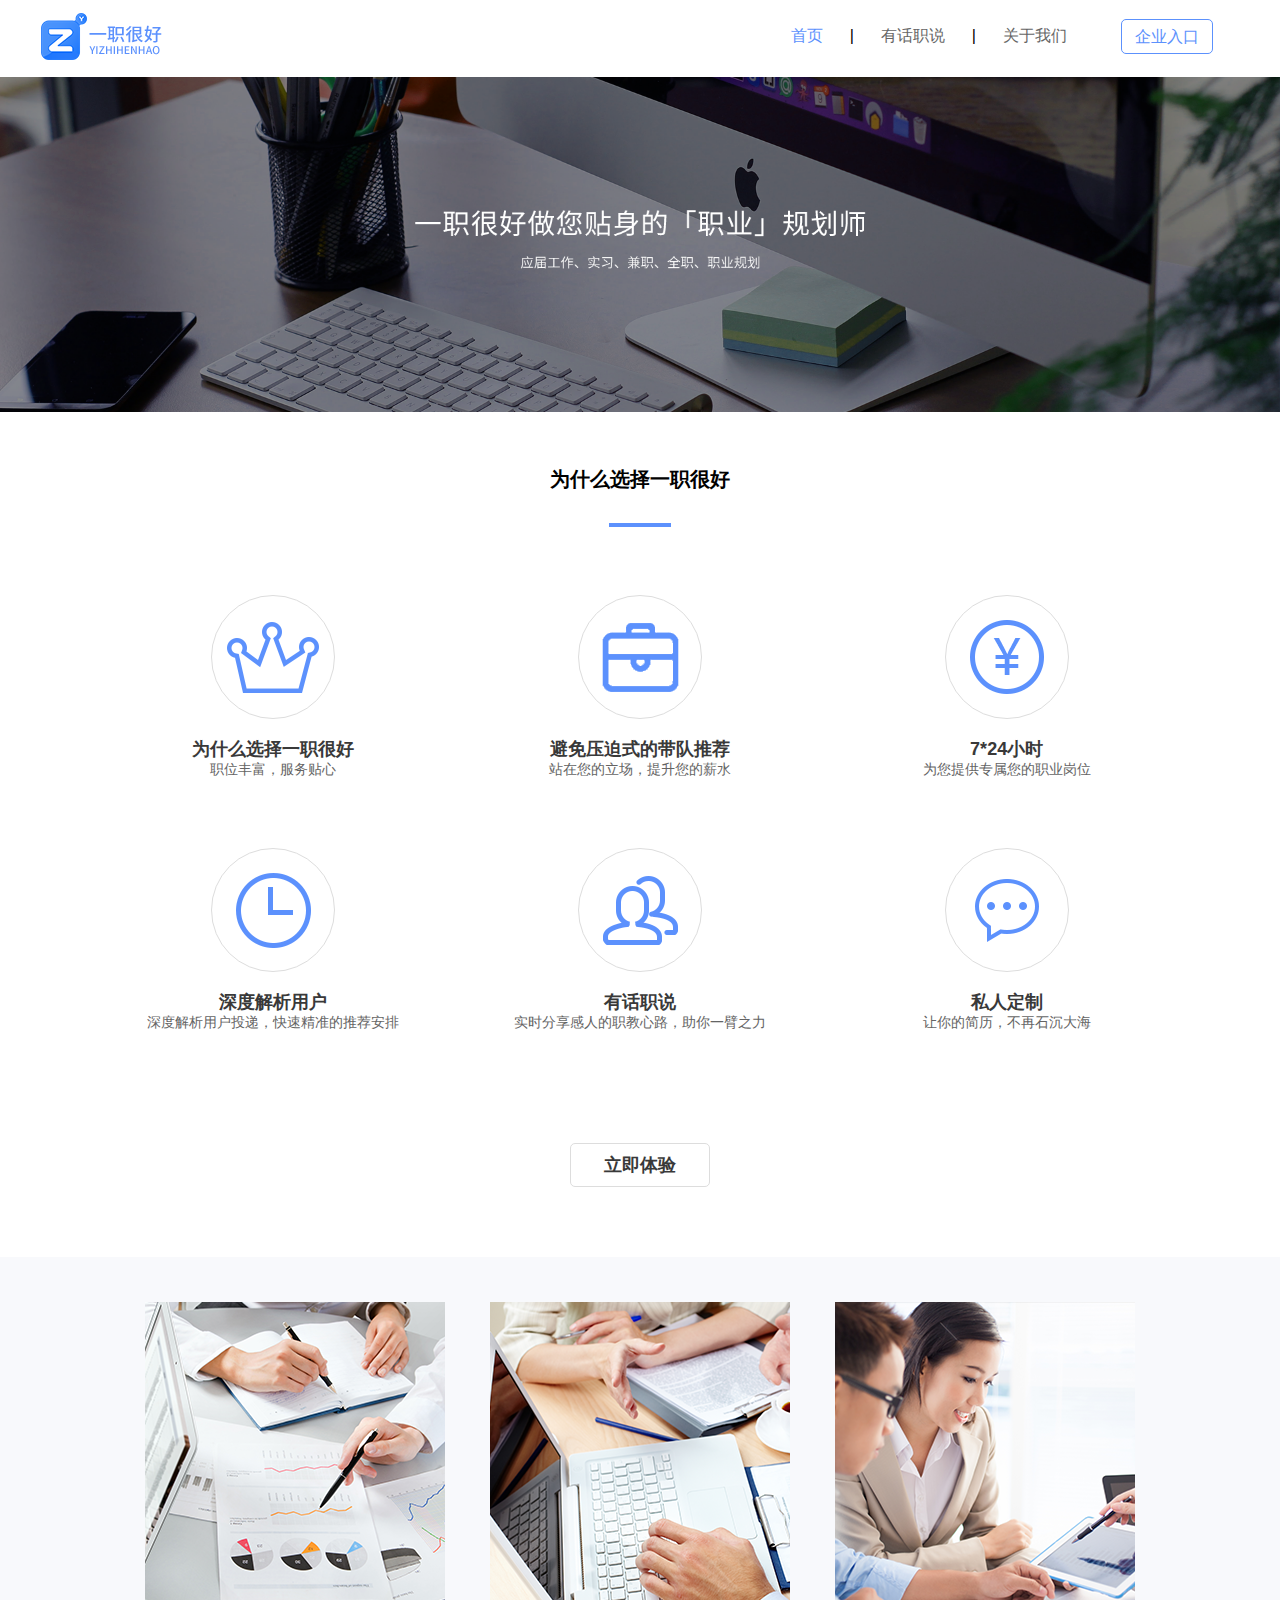
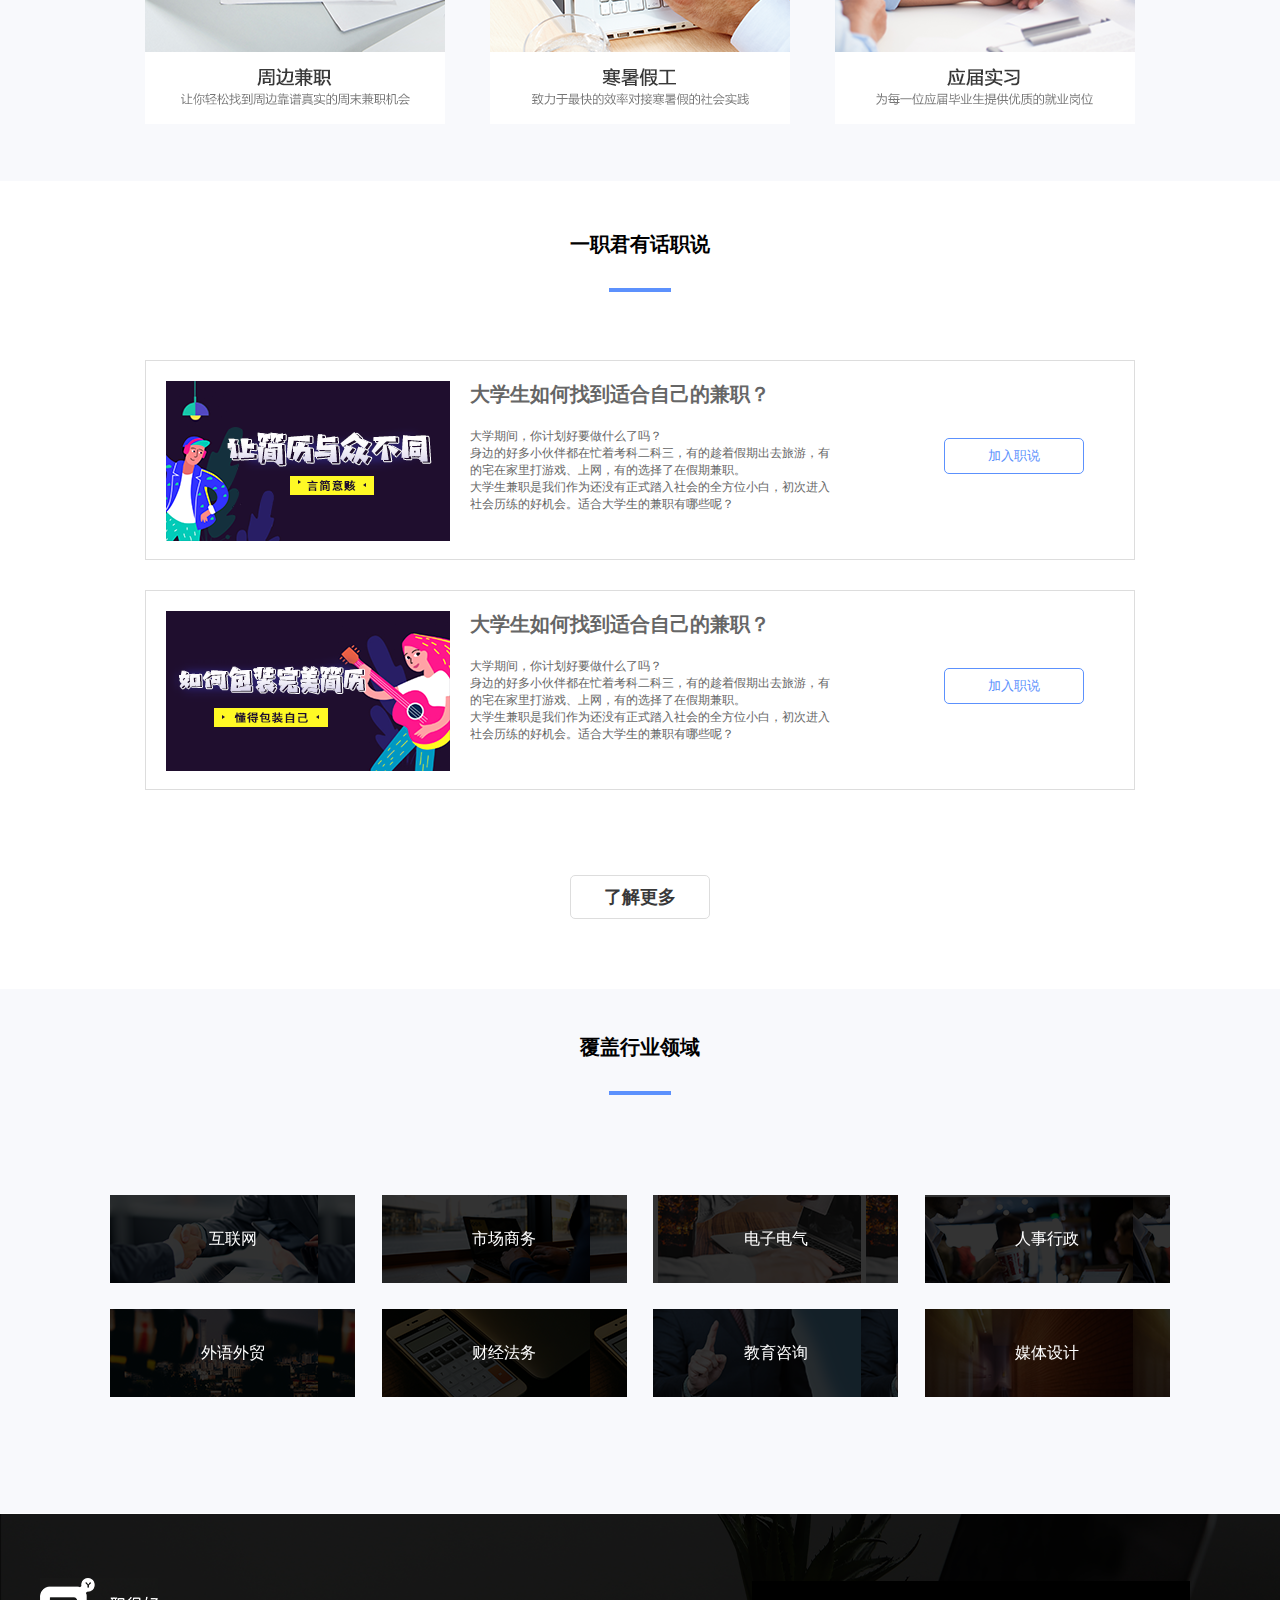
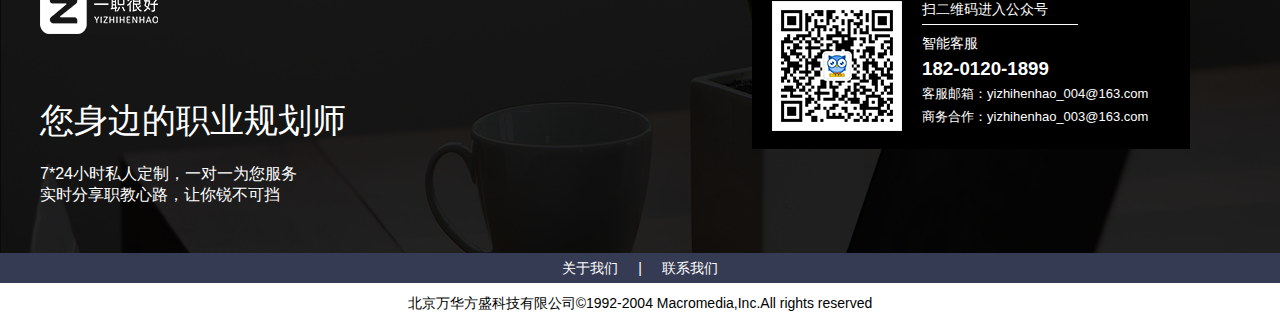
<file: index.html>
<!DOCTYPE html>
<html lang="en">

<head>
    <meta charset="UTF-8">
    <title>首页-一职很好</title>
    <link rel="shortcut icon"type="image/x-icon" href="./images/index/yzhhIcon.ico" media="screen" />
    <link rel="stylesheet" href="css/public.css">
    <link rel="stylesheet" href="css/swiper.css">
    <link rel="stylesheet" href="css/index.css">
    <link rel="stylesheet" href="css/zzsc.css">
    <link rel="stylesheet" href="css/kefu.css">
    <link rel="stylesheet" href="css/animate.min.css">
</head>

<body>

    <!-- 弹窗 -->
    <div class="dialog">
        <img src="./images/index/dialog.png" alt="">
        <img src="./images/public/close.png" alt="">
    </div>
    <!-- 弹窗END -->

    <!-- 侧边栏 -->
    <div class="go-top dn" id="go-top">
        <div class="uc-2vm-pop dn">
        </div>
        <a href="javascript:;" class="go"></a>
    </div>
    <!-- 侧边栏END -->

    <!-- 导航条 -->
    <div class="nav">
        <a href="index.html"><img src="./images/index/logo.png" alt="一职很好" title="一职很好" id="toIndex"></a>
        <a href="http://hr.yizhihenhao.com"
            title="一职很好-企业入口" target="_blank">企业入口</a>
        <ul>
            <li><a href="company-profile.html" title="一职很好-关于一职很好">关于我们</a></li>
            <li><a href="news.html" title="一职很好-新闻">有话职说</a></li>
            <li><a href="index.html" class="nav-active" title="一职很好-首页">首页</a></li>
        </ul>
    </div>
    <!-- 导航条END -->

    <!-- banner -->
    <div class="swiper-container swiper-container1">
        <div class="swiper-wrapper">
            <div class="swiper-slide"><img src="./images/index/banner1.png" alt="" width="100%"></div>
            <!-- <div class="swiper-slide"><img src="./images/index/banner2.png" alt="" width="100%"></div>
            <div class="swiper-slide"><img src="./images/index/banner3.png" alt="" width="100%"></div> -->
        </div>
        <!-- 如果需要分页器 -->
        <!-- <div class="swiper-pagination swiper-pagination1"></div> -->

        <!-- 如果需要导航按钮 -->
        <!-- <div class="swiper-button-prev swiper-button-prev1"></div> -->
        <!-- <div class="swiper-button-next swiper-button-next1"></div> -->

        <!-- 如果需要滚动条 -->
        <!-- <div class="swiper-scrollbar swiper-scrollbar1"></div> -->
    </div>
    <!-- bannerEND -->

    <!-- 为什么选择一职很好 -->
    <div class="choice">
        <h1>为什么选择一职很好</h1>
        <span class="line"></span>
        <ul class="clearfix">
            <li>
                <div class="img6"></div>
                <h3>为什么选择一职很好</h3>
                <p>职位丰富，服务贴心</p>
            </li>
            <li>
                <div class="img6"></div>
                <h3>避免压迫式的带队推荐</h3>
                <p>站在您的立场，提升您的薪水</p>
            </li>
            <li>
                <div class="img6"></div>
                <h3>7*24小时</h3>
                <p>为您提供专属您的职业岗位</p>
            </li>
            <li>
                <div class="img6"></div>
                <h3>深度解析用户</h3>
                <p>深度解析用户投递，快速精准的推荐安排</p>
            </li>
            <li>
                <div class="img6"></div>
                <h3>有话职说</h3>
                <p>实时分享感人的职教心路，助你一臂之力</p>
            </li>
            <li>
                <div class="img6"></div>
                <h3>私人定制</h3>
                <p>让你的简历，不再石沉大海</p>
            </li>
        </ul>
        <a title="为什么选择一职很好" id="feelNow"><button>立即体验</button></a>
    </div>
    <!-- 为什么选择一直很好END -->

    <!-- 岗位介绍 -->
    <div class="wrap1920 work">
        <ul class="work-intro">
            <li>
                <img src="./images/index/work1.png" alt="一职很好岗位介绍" title="一职很好岗位介绍">
            </li>
            <li>
                <img src="./images/index/work2.png" alt="一职很好岗位介绍" title="一职很好岗位介绍">
            </li>
            <li>
                <img src="./images/index/work3.png" alt="一职很好岗位介绍" title="一职很好岗位介绍">
            </li>
        </ul>
    </div>
    <!-- 岗位介绍END -->

    <!-- 新闻模块 -->
    <div class="news">
        <h2>一职君有话职说</h2>
        <span class="line"></span>
        <div class="news-ex">
            <img src="./images/public/1-284X160.png" alt="一职很好最新信息" title="一职很好最新信息">
            <h3><a href="" title="一职很好最新信息">大学生如何找到适合自己的兼职？</a></h3>
            <div>
                <p>大学期间，你计划好要做什么了吗？
                    <span><br /></span>身边的好多小伙伴都在忙着考科二科三，有的趁着假期出去旅游，有
                    <span><br /></span>的宅在家里打游戏、上网，有的选择了在假期兼职。
                    <span><br /></span>大学生兼职是我们作为还没有正式踏入社会的全方位小白，初次进入
                    <span><br /></span>社会历练的好机会。适合大学生的兼职有哪些呢？
                </p>
            </div>
            <a title="加入职说">
                <button type="button">
                    加入职说
                </button>
            </a>
        </div>
        <div class="news-ex">
            <img src="./images/public/2-284X160.png" alt="一职很好最新信息" title="一职很好最新信息">
            <h3><a href="" title="一职很好最新信息">大学生如何找到适合自己的兼职？</a></h3>
            <div>
                <p>大学期间，你计划好要做什么了吗？
                    <span><br /></span>身边的好多小伙伴都在忙着考科二科三，有的趁着假期出去旅游，有
                    <span><br /></span>的宅在家里打游戏、上网，有的选择了在假期兼职。
                    <span><br /></span>大学生兼职是我们作为还没有正式踏入社会的全方位小白，初次进入
                    <span><br /></span>社会历练的好机会。适合大学生的兼职有哪些呢？
                </p>
            </div>
            <a title="加入职说">
                <button type="button">
                    加入职说
                </button>
            </a>
        </div>
        <a href="news.html" title="一职很好最新信息"><button>了解更多</button></a>
    </div>
    <!-- 新闻模块END -->

    <!-- 覆盖行业领域 -->
    <div class="wrap1920 bgColor">
        <h2>覆盖行业领域</h2>
        <span class="line"></span>
        <div class="swiper-container server-wrap1200 swiper-container2">
            <div class="swiper-wrapper">
                <div class="swiper-slide clearfix">
                    <ul class="clearfix">
                        <li>互联网</li>
                        <li>市场商务</li>
                        <li>电子电气</li>
                        <li>人事行政</li>
                        <li>外语外贸</li>
                        <li>财经法务</li>
                        <li>教育咨询</li>
                        <li>媒体设计</li>
                    </ul>
                </div>
            </div>
            <!-- 如果需要导航按钮 -->
            <!-- <div class="swiper-button-prev swiper-button-prev2"></div> -->
            <!-- <div class="swiper-button-next swiper-button-next2"></div> -->
        </div>
    </div>
    <!-- 覆盖行业领域END -->

    <!-- footer -->
    <div class="footer">
        <div class="footer1200">
            <img src="./images/index/footer-logo.png" alt="" title="一职很好图标">
            <h2>您身边的职业规划师</h2>
            <p>
                7*24小时私人定制，一对一为您服务 <span><br /></span>实时分享职教心路，让你锐不可挡
            </p>
            <div class="footer-sao">
                <img src="./images/index/ewCode.png" alt="" title="一职很好二维码">
                <p>扫二维码进入公众号</p>
                <p>智能客服</p>
                <h3>182-0120-1899</h3>
                <p>客服邮箱：yizhihenhao_004@163.com</p>
                <p>商务合作：yizhihenhao_003@163.com</p>
            </div>
        </div>
    </div>
    <!-- footerEND -->

    <!-- footer-line -->
    <div class="footer-line">
        <ul class="clearfix">
            <li><a href="company-profile.html">关于我们</a></li>
            <li><a href="contact-us.html">联系我们</a></li>
        </ul>
    </div>
    <!-- footer-lineEND -->

    <!-- company-name-->
    <div class="company-name">
        <p>北京万华方盛科技有限公司©1992-2004 Macromedia,Inc.All rights reserved</p>
    </div>
    <!-- company-nameEND -->

</body>
<script src="js/jquery.min.js"></script>
<script src="js/swiper.min.js"></script>
<script src="js/index.js"></script>
<script>
    $(function () {
        $(window).on('scroll', function () {
            var st = $(document).scrollTop();
            if (st > 0) {
                if ($('#main-container').length != 0) {
                    var w = $(window).width(), mw = $('#main-container').width();
                    if ((w - mw) / 2 > 70)
                        $('#go-top').css({ 'left': (w - mw) / 2 + mw + 20 });
                    else {
                        $('#go-top').css({ 'left': 'auto' });
                    }
                }
                $('#go-top').fadeIn(function () {
                    $(this).removeClass('dn');
                });
            } else {
                $('#go-top').fadeOut(function () {
                    $(this).addClass('dn');
                });
            }
        });
        $('#go-top .go').on('click', function () {
            $('html,body').animate({ 'scrollTop': 0 }, 500);
        });

        $('#go-top .uc-2vm').hover(function () {
            $('#go-top .uc-2vm-pop').removeClass('dn');
        }, function () {
            $('#go-top .uc-2vm-pop').addClass('dn');
        });
    });
</script>
<script>
    (function ($) {
        for (var i = 0; i < online.length; i++) {
            if (online[i]) jQuery("#box-kefu .qq").eq(i).addClass("online");
        }
        var _open = $("#box-kefu").find(".kefu-open"),
            _close = $("#box-kefu").find(".kefu-close");
        _open.find("a").hover(function () {
            $(this).stop(true, true).animate({ paddingLeft: 20 }, 200).find("i").stop(true, true).animate({ left: 75 }, 200);
        }, function () {
            $(this).stop(true, true).animate({ paddingLeft: 35 }, 200).find("i").stop(true, true).animate({ left: 10 }, 200);
        });


        _open.find(".close").click(function () {
            _open.animate({ width: 148 }, 200, function () {
                _open.animate({ width: 0 }, 200, function () {
                    _close.animate({ width: 34 }, 200);

                });
            });
        });
        _close.click(function () {
            _close.animate({ width: 44 }, 200, function () {
                _close.animate({ width: 0 }, 200, function () {
                    _open.animate({ width: 138 }, 200);
                });
            });
        });
    })(jQuery)
</script>

</html>
</file>
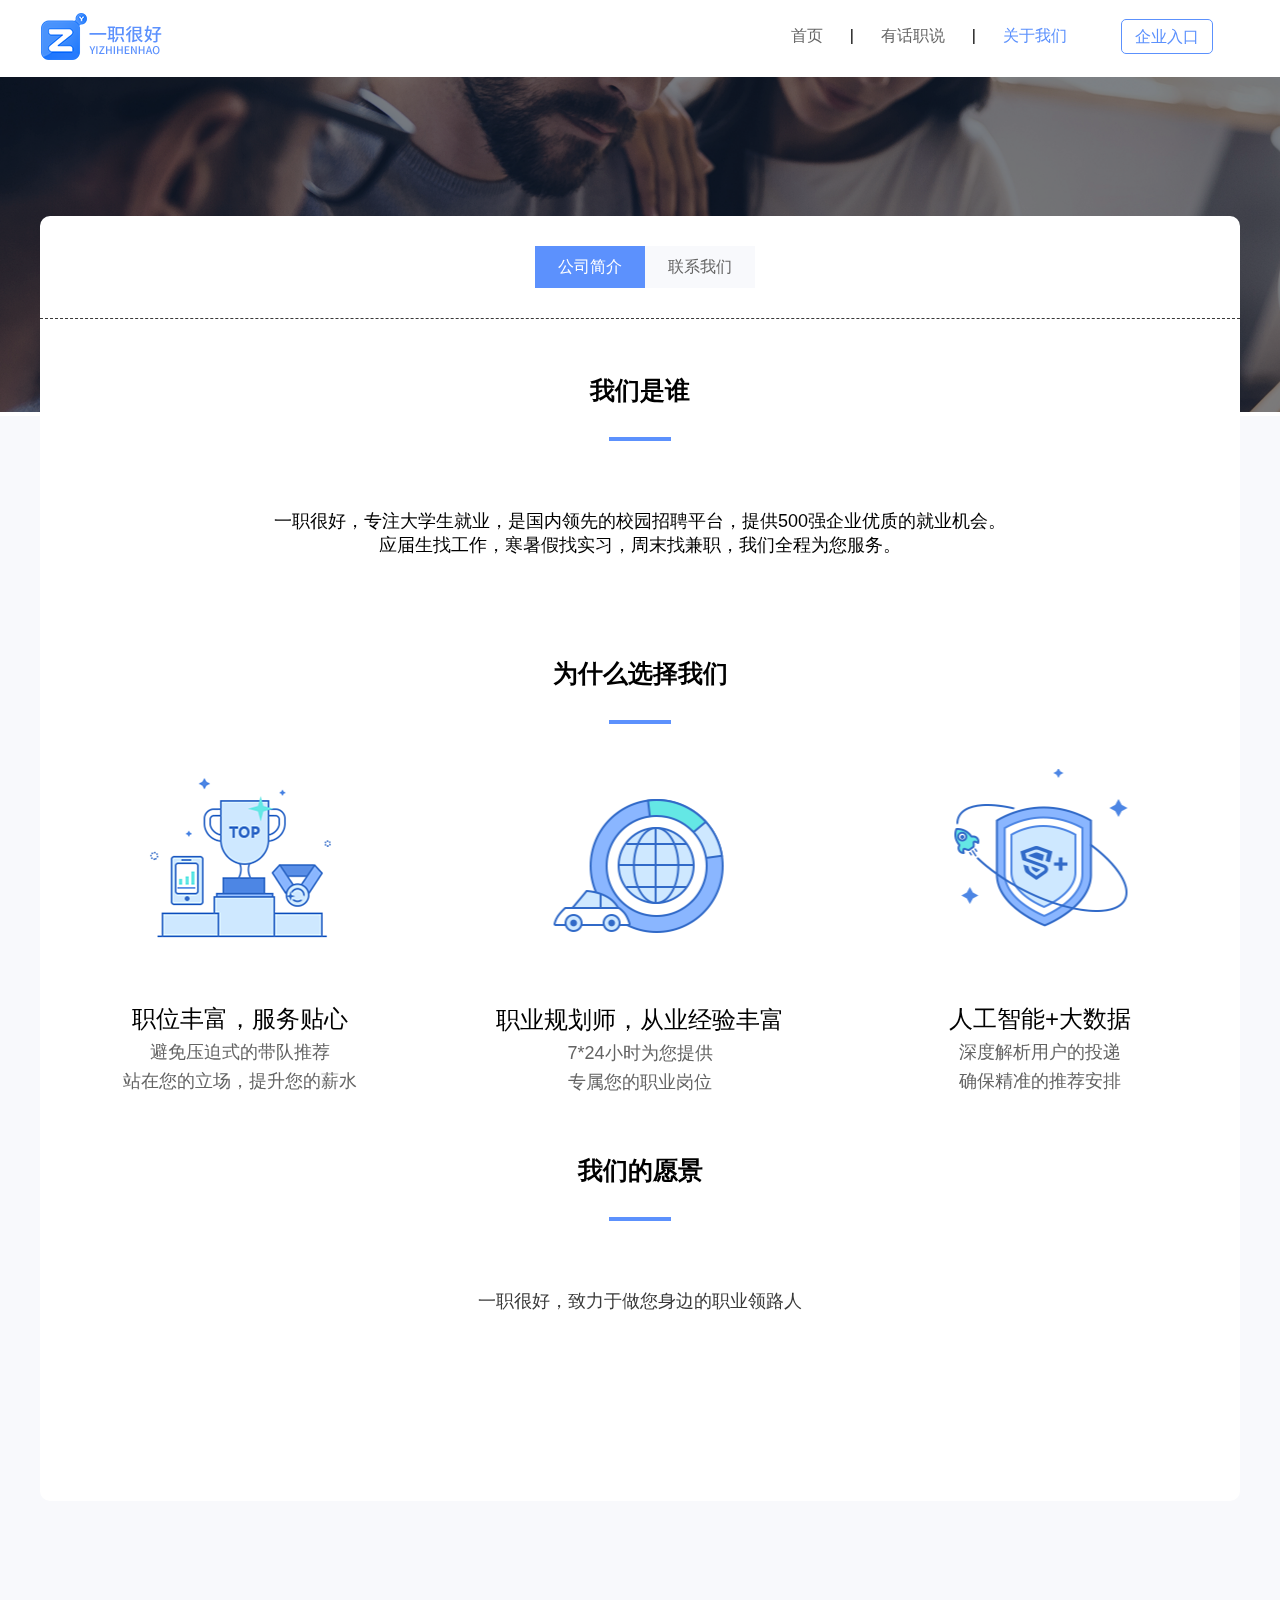
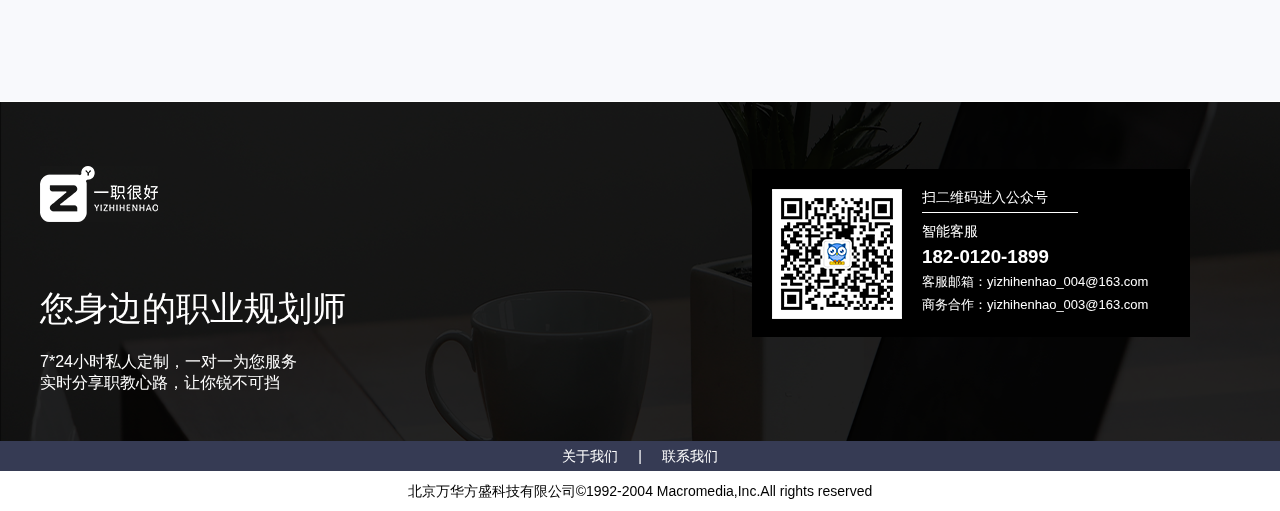
<file: company-profile.html>
<!DOCTYPE html>
<html lang="en">

<head>
    <meta charset="UTF-8">
    <meta name="viewport" content="width=device-width, initial-scale=1.0">
    <meta http-equiv="X-UA-Compatible" content="ie=edge">
    <title>公司简介-一职很好</title>
    <link rel="shortcut icon"type="image/x-icon" href="./images/index/yzhhIcon.ico" media="screen" />
    <link rel="stylesheet" href="css/public.css">
    <link rel="stylesheet" href="css/swiper.css">
    <link rel="stylesheet" href="css/aboutUs.css">
    <link rel="stylesheet" href="css/zzsc.css">
    <link rel="stylesheet" href="css/kefu.css">
</head>

<body>

    <!-- 侧边栏 -->
    <div class="go-top dn" id="go-top">
        <a href="javascript:;" class="uc-2vm"></a>
        <div class="uc-2vm-pop dn">
            <h2 class="title-2wm">用微信扫一扫</h2>
            <div class="logo-2wm-box">
                <img src="./images/slide/icon_88.png" alt="一职就好二维码" width="240" height="240">
            </div>
        </div>
        <a href="javascript:;" class="go"></a>
    </div>
    <!-- 侧边栏END -->

    <!-- 导航条 -->
    <div class="nav">
        <a href="index.html"><img src="./images/index/logo.png" alt="一职很好" title="一职很好" id="toIndex"></a>
        <a href="http://hr.yizhihenhao.com"
            title="一职很好-企业入口" target="_blank">企业入口</a>
        <ul>
            <li><a href="company-profile.html" title="一职很好-关于一职很好" class="nav-active">关于我们</a></li>
            <li><a href="news.html" title="一职很好-新闻">有话职说</a></li>
            <li><a href="index.html" title="一职很好-首页">首页</a></li>
        </ul>
    </div>
    <!-- 导航条END -->

    <!-- banner -->
    <div class="swiper-container swiper-container1">
        <div class="swiper-wrapper">
            <div class="swiper-slide">
                <img src="./images/company-profile/cp-banner.png" alt="" width="100%">
            </div>
        </div>
        <!-- 如果需要分页器 -->
        <!-- <div class="swiper-pagination swiper-pagination1"></div> -->

        <!-- 如果需要导航按钮 -->
        <!-- <div class="swiper-button-prev swiper-button-prev1"></div> -->
        <!-- <div class="swiper-button-next swiper-button-next1"></div> -->

        <!-- 如果需要滚动条 -->
        <!-- <div class="swiper-scrollbar swiper-scrollbar1"></div> -->
    </div>
    <!-- bannerEND -->

    <!-- company-profile -->
    <div class="company-profile">
        <div class="cp-section">
            <ul class="clearfix" id="firstUl">
                <li class="now"><a href="company-profile.html">
                        公司简介
                    </a></li>
                <li><a href="contact-us.html">
                        联系我们
                    </a></li>
            </ul>
            <h1>我们是谁</h1>
            <span class="line"></span>
            <p>一职很好，专注大学生就业，是国内领先的校园招聘平台，提供500强企业优质的就业机会。 应届生找工作，寒暑假找实习，周末找兼职，我们全程为您服务。
            </p>
            <h2>为什么选择我们</h2>
            <span class="line resetMB"></span>
            <ul class="clearfix feature">
                <li>
                    <img src="./images/company-profile/cp1.png" alt="">
                    <h4>职位丰富，服务贴心</h4>
                    <p>避免压迫式的带队推荐</p>
                    <p>站在您的立场，提升您的薪水</p>
                </li>
                <li>
                    <img src="./images/company-profile/cp2.png" alt="">
                    <h4>职业规划师，从业经验丰富</h4>
                    <p>7*24小时为您提供</p>
                    <p>专属您的职业岗位</p>
                </li>
                <li>
                    <img src="./images/company-profile/cp3.png" alt="">
                    <h4>人工智能+大数据</h4>
                    <p>深度解析用户的投递</p>
                    <p>确保精准的推荐安排</p>
                </li>
            </ul>
            <h2>我们的愿景</h2>
            <span class="line"></span>
            <p class="text-yj">一职很好，致力于做您身边的职业领路人</p>
        </div>
    </div>
    <!-- company-profileEND -->
    <!-- footer -->
    <div class="footer">
        <div class="footer1200">
            <img src="./images/index/footer-logo.png" alt="" title="一职很好图标">
            <h2>您身边的职业规划师</h2>
            <p>
                7*24小时私人定制，一对一为您服务 <span><br /></span>实时分享职教心路，让你锐不可挡
            </p>
            <div class="footer-sao">
                <img src="./images/index/ewCode.png" alt="" title="一职很好二维码">
                <p>扫二维码进入公众号</p>
                <p>智能客服</p>
                <h3>182-0120-1899</h3>
                <p>客服邮箱：yizhihenhao_004@163.com</p>
                <p>商务合作：yizhihenhao_003@163.com</p>
            </div>
        </div>
    </div>
    <!-- footerEND -->

    <!-- footer-line -->
    <div class="footer-line">
        <ul class="clearfix">
            <li><a href="company-profile.html">关于我们</a></li>
            <li><a href="contact-us.html">联系我们</a></li>
        </ul>
    </div>
    <!-- footer-lineEND -->

    <!-- company-name-->
    <div class="company-name">
        <p>北京万华方盛科技有限公司©1992-2004 Macromedia,Inc.All rights reserved</p>
    </div>
    <!-- company-nameEND -->
</body>
<script src="js/jquery.min.js"></script>
<script>
    $(function () {
        $(window).on('scroll', function () {
            var st = $(document).scrollTop();
            if (st > 0) {
                if ($('#main-container').length != 0) {
                    var w = $(window).width(), mw = $('#main-container').width();
                    if ((w - mw) / 2 > 70)
                        $('#go-top').css({ 'left': (w - mw) / 2 + mw + 20 });
                    else {
                        $('#go-top').css({ 'left': 'auto' });
                    }
                }
                $('#go-top').fadeIn(function () {
                    $(this).removeClass('dn');
                });
            } else {
                $('#go-top').fadeOut(function () {
                    $(this).addClass('dn');
                });
            }
        });
        $('#go-top .go').on('click', function () {
            $('html,body').animate({ 'scrollTop': 0 }, 500);
        });

        $('#go-top .uc-2vm').hover(function () {
            $('#go-top .uc-2vm-pop').removeClass('dn');
        }, function () {
            $('#go-top .uc-2vm-pop').addClass('dn');
        });
    });

</script>
<script>
    $(".cp-section > ul:nth-of-type(1) li").hover(function () {
        $(this).css("background", "#5c91fd").find("a").css("color", "#fff");
    }, function () {
        $(this).css("background", "#f8f9fc").find("a").css("color", "#393939");
    })
</script>

</html>
</file>
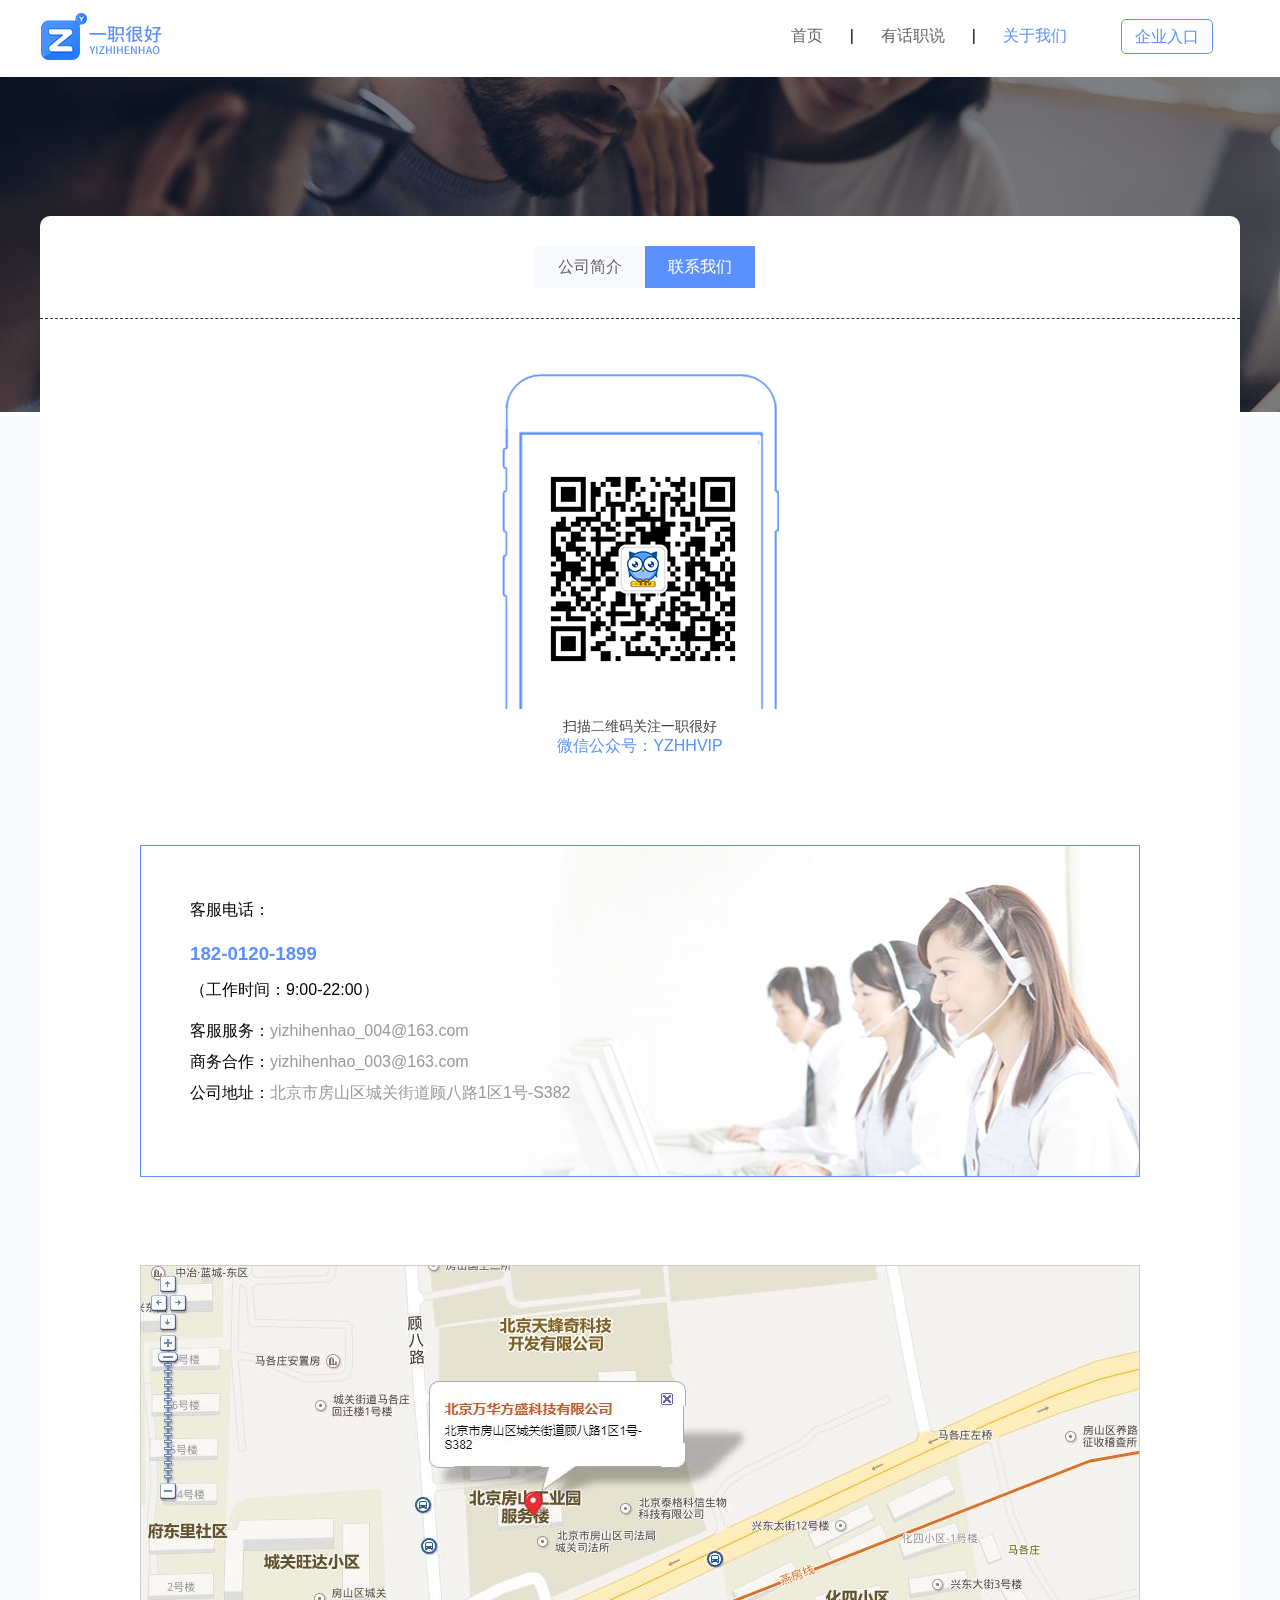
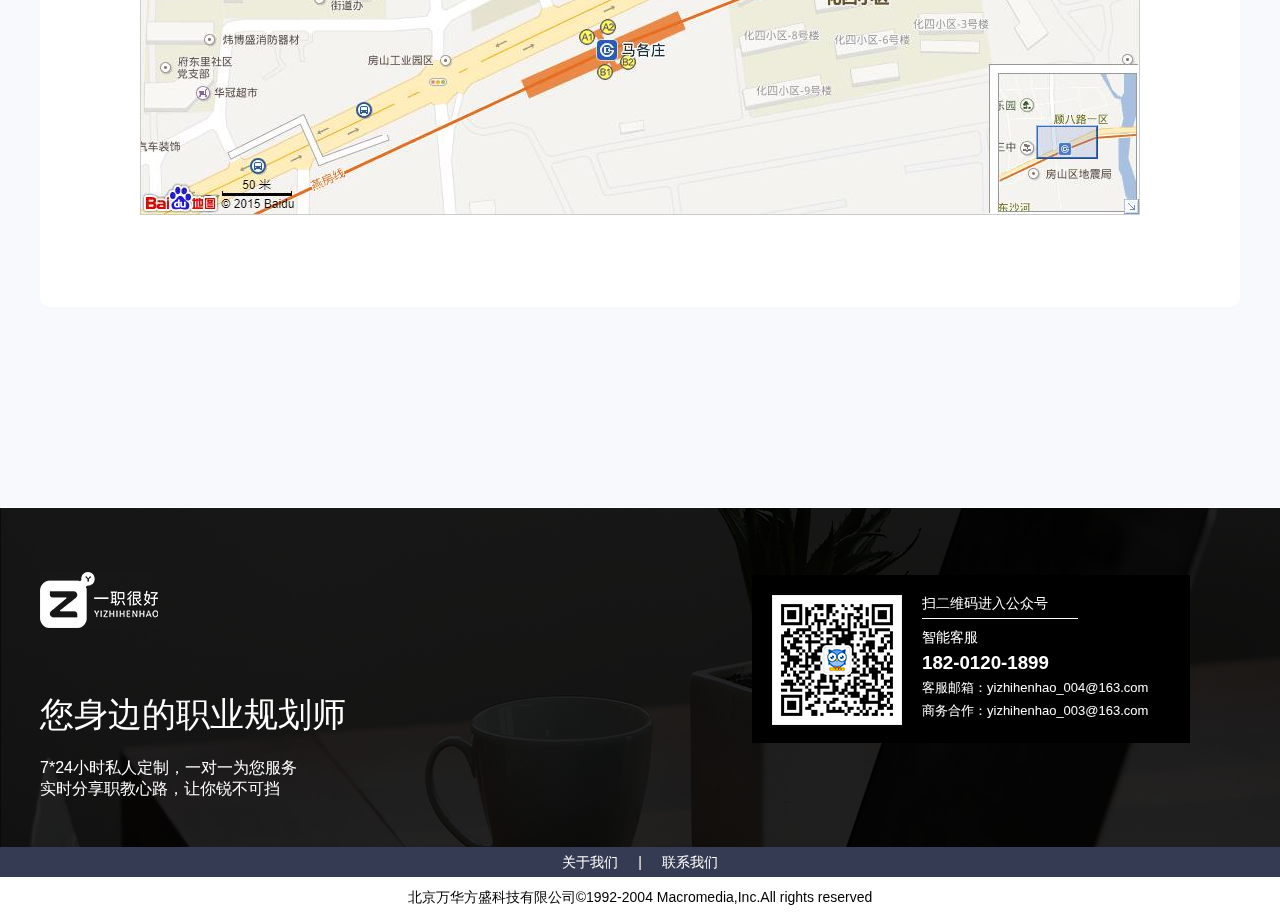
<file: contact-us.html>
<!DOCTYPE html>
<html lang="en">

<head>
    <meta charset="UTF-8">
    <meta name="viewport" content="width=device-width, initial-scale=1.0">
    <meta http-equiv="X-UA-Compatible" content="ie=edge">
    <title>联系我们-一职很好</title>
    <link rel="shortcut icon"type="image/x-icon" href="./images/index/yzhhIcon.ico" media="screen" />
    <link rel="stylesheet" href="css/public.css">
    <link rel="stylesheet" href="css/swiper.css">
    <link rel="stylesheet" href="css/aboutUs.css">
    <link rel="stylesheet" href="css/zzsc.css">
    <link rel="stylesheet" href="css/kefu.css">
</head>

<body>

    <!-- 侧边栏 -->
    <div class="go-top dn" id="go-top">
        <a href="javascript:;" class="uc-2vm"></a>
        <div class="uc-2vm-pop dn">
            <h2 class="title-2wm">用微信扫一扫</h2>
            <div class="logo-2wm-box">
                <img src="./images/slide/icon_88.png" alt="一职就好二维码" width="240" height="240">
            </div>
        </div>
        <a href="javascript:;" class="go"></a>
    </div>
    <!-- 侧边栏END -->

    <!-- 侧边栏 -->
    <div class="go-top dn" id="go-top">
        <a href="javascript:;" class="uc-2vm"></a>
        <div class="uc-2vm-pop dn">
            <h2 class="title-2wm">用微信扫一扫</h2>
            <div class="logo-2wm-box">
                <img src="./images/slide/icon_88.png" alt="一职就好二维码" width="240" height="240">
            </div>
        </div>
        <a href="javascript:;" class="go"></a>
    </div>
    <!-- 侧边栏END -->

    <!-- 导航条 -->
    <div class="nav">
        <a href="index.html"><img src="./images/index/logo.png" alt="一职很好" title="一职很好" id="toIndex"></a>
        <a href="http://hr.yizhihenhao.com"
            title="一职很好-企业入口" target="_blank">企业入口</a>
        <ul>
            <li><a href="index.html" title="一职很好-关于一职很好" class="nav-active">关于我们</a></li>
            <li><a href="news.html" title="一职很好-新闻">有话职说</a></li>
            <li><a href="company-profile.html" title="一职很好-首页">首页</a></li>
        </ul>
    </div>
    <!-- 导航条END -->

    <!-- banner -->
    <div class="swiper-container swiper-container1">
        <div class="swiper-wrapper">
            <div class="swiper-wrapper">
                <div class="swiper-slide">
                    <img src="./images/company-profile/cp-banner.png" alt="" width="100%">
                </div>
            </div>
        </div>
        <!-- 如果需要分页器 -->
        <!-- <div class="swiper-pagination swiper-pagination1"></div> -->

        <!-- 如果需要导航按钮 -->
        <!-- <div class="swiper-button-prev swiper-button-prev1"></div> -->
        <!-- <div class="swiper-button-next swiper-button-next1"></div> -->

        <!-- 如果需要滚动条 -->
        <!-- <div class="swiper-scrollbar swiper-scrollbar1"></div> -->
    </div>
    <!-- bannerEND -->

    <!-- company-profile -->
    <div class="company-profile">
        <div class="cp-section">
            <ul class="clearfix">
                <li><a href="company-profile.html">
                        公司简介
                    </a></li>
                <li class="now"><a href="contact-us.html">
                        联系我们
                    </a></li>
            </ul>
            <div class="contact-us">
                <img src="./images/contactUs/contact-us.png" alt="">
                <p>扫描二维码关注一职很好</p>
                <p>微信公众号：YZHHVIP</p>
                <div class="contact-way">
                    <p>客服电话：</p>
                    <h3>182-0120-1899</h3>
                    <p>（工作时间：9:00-22:00）</p>
                    <p>客服服务：<span>yizhihenhao_004@163.com</span></p>
                    <p>商务合作：<span>yizhihenhao_003@163.com</span></p>
                    <p>公司地址：<span>北京市房山区城关街道顾八路1区1号-S382</span></p>
                </div>
            </div>
            <!-- <div style="width:1000px;height:550px;border:#ccc solid 1px;margin: 0 auto;" id="dituContent"></div> -->
            <img src="./images/contactUs/map.jpg" alt="">
        </div>
    </div>
    <!-- company-profileEND -->
    <!-- footer -->
    <div class="footer">
        <div class="footer1200">
            <img src="./images/index/footer-logo.png" alt="" title="一职很好图标">
            <h2>您身边的职业规划师</h2>
            <p>
                7*24小时私人定制，一对一为您服务 <span><br /></span>实时分享职教心路，让你锐不可挡
            </p>
            <div class="footer-sao">
                <img src="./images/index/ewCode.png" alt="" title="一职很好二维码">
                <p>扫二维码进入公众号</p>
                <p>智能客服</p>
                <h3>182-0120-1899</h3>
                <p>客服邮箱：yizhihenhao_004@163.com</p>
                <p>商务合作：yizhihenhao_003@163.com</p>
            </div>
        </div>
    </div>
    <!-- footerEND -->

    <!-- footer-line -->
    <div class="footer-line">
        <ul class="clearfix">
            <li><a href="company-profile.html">关于我们</a></li>
            <li><a href="contact-us.html">联系我们</a></li>
        </ul>
    </div>
    <!-- footer-lineEND -->

    <!-- company-name-->
    <div class="company-name">
        <p>北京万华方盛科技有限公司©1992-2004 Macromedia,Inc.All rights reserved</p>
    </div>
    <!-- company-nameEND -->
</body>
<script src="js/jquery.min.js"></script>
<script>
    $(function () {
        $(window).on('scroll', function () {
            var st = $(document).scrollTop();
            if (st > 0) {
                if ($('#main-container').length != 0) {
                    var w = $(window).width(), mw = $('#main-container').width();
                    if ((w - mw) / 2 > 70)
                        $('#go-top').css({ 'left': (w - mw) / 2 + mw + 20 });
                    else {
                        $('#go-top').css({ 'left': 'auto' });
                    }
                }
                $('#go-top').fadeIn(function () {
                    $(this).removeClass('dn');
                });
            } else {
                $('#go-top').fadeOut(function () {
                    $(this).addClass('dn');
                });
            }
        });
        $('#go-top .go').on('click', function () {
            $('html,body').animate({ 'scrollTop': 0 }, 500);
        });

        $('#go-top .uc-2vm').hover(function () {
            $('#go-top .uc-2vm-pop').removeClass('dn');
        }, function () {
            $('#go-top .uc-2vm-pop').addClass('dn');
        });
    });

</script>
<script>
    $(".cp-section > ul:nth-of-type(1) li").hover(function () {
        $(this).css("background", "#5c91fd").find("a").css("color", "#fff");
    }, function () {
        $(this).css("background", "#f8f9fc").find("a").css("color", "#393939");
    })
</script>

</html>
</file>
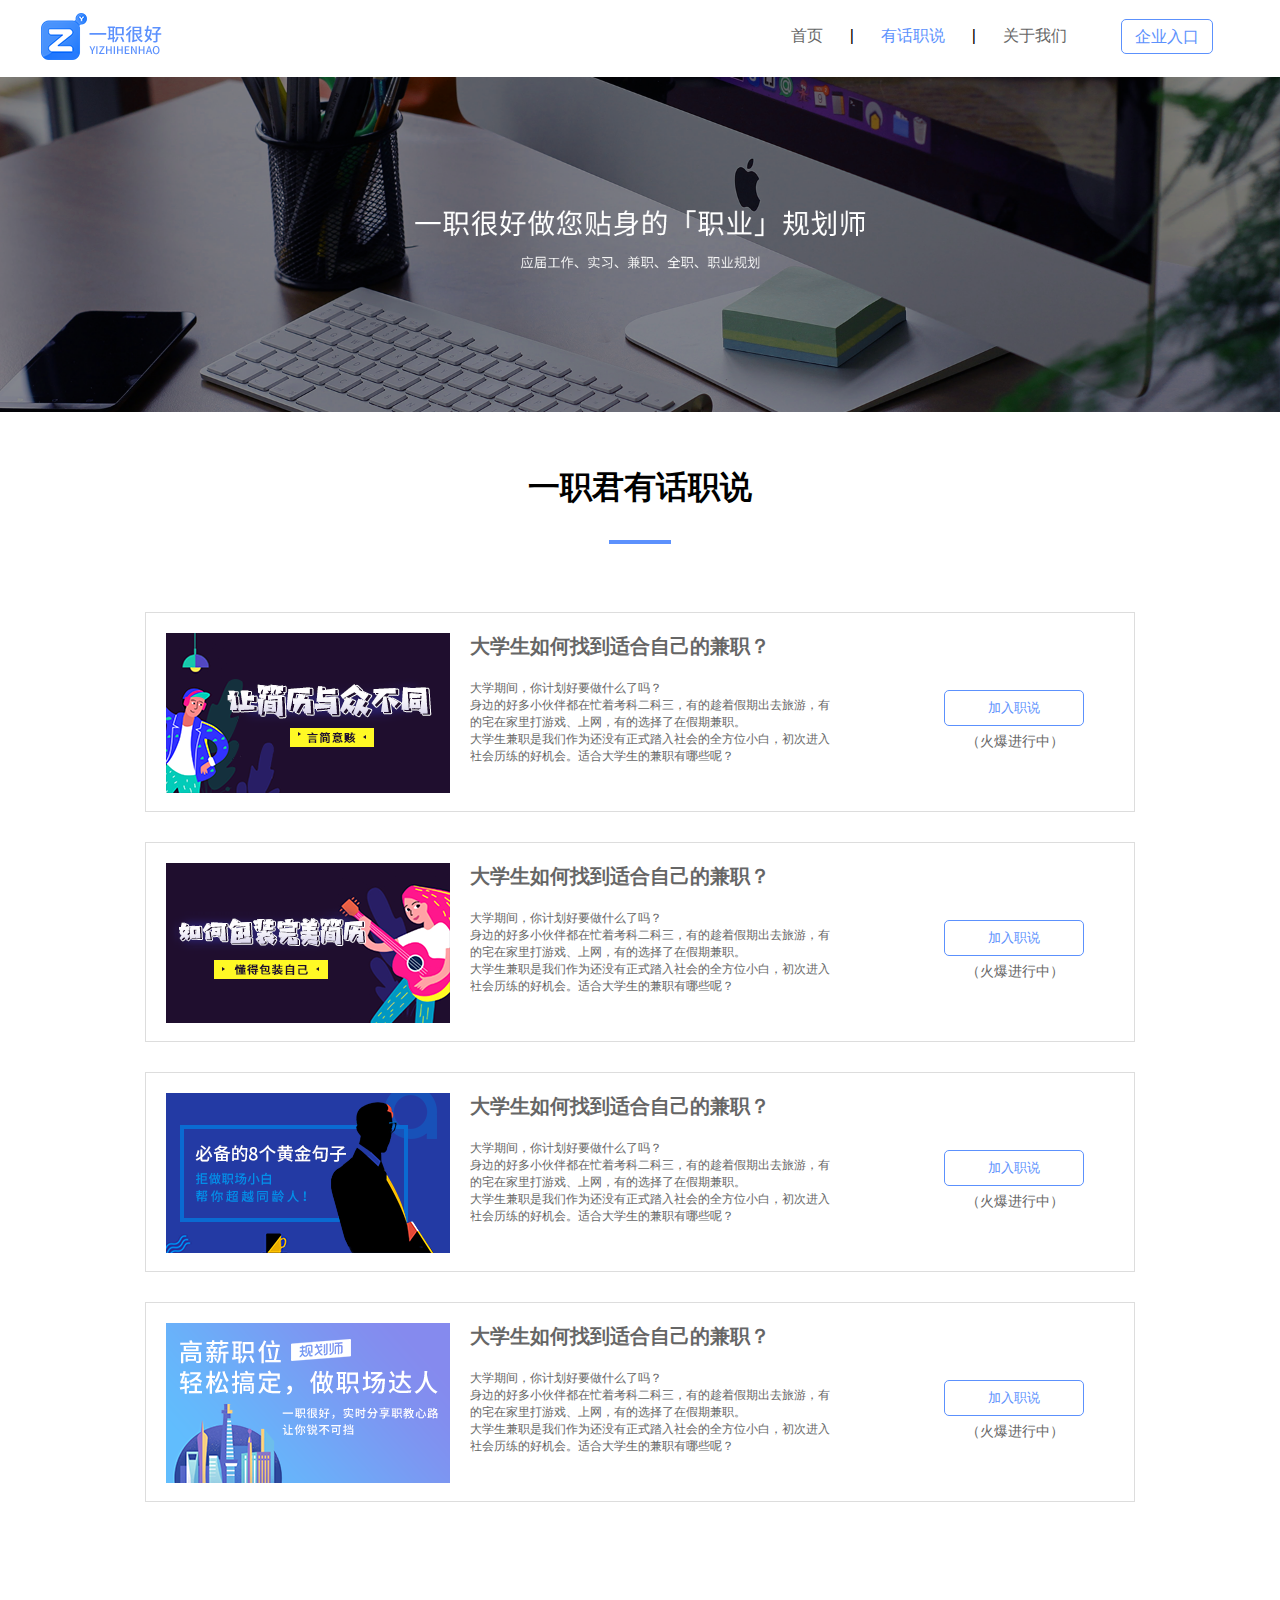
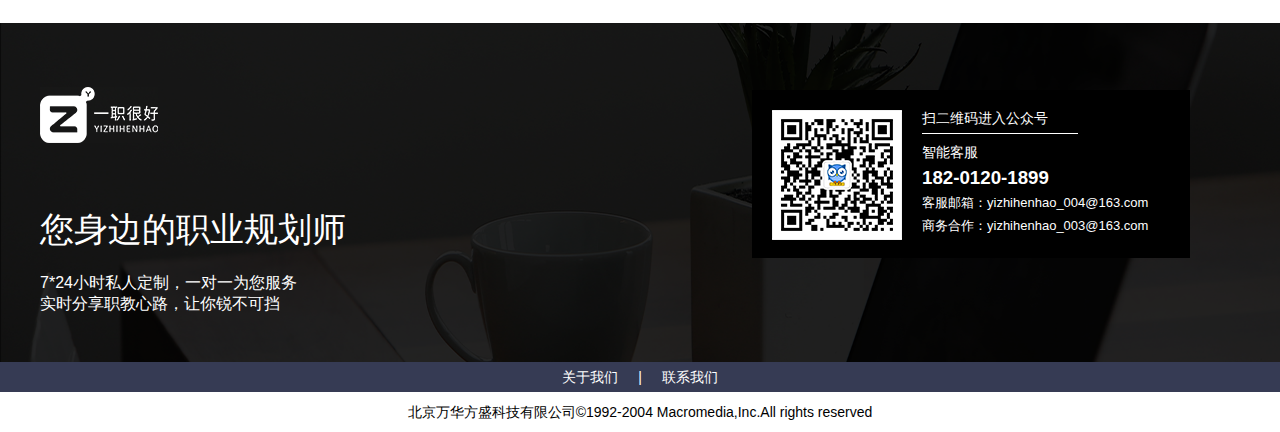
<file: news.html>
<!DOCTYPE html>
<html lang="en">

<head>
    <meta charset="UTF-8">
    <meta name="viewport" content="width=device-width, initial-scale=1.0">
    <meta http-equiv="X-UA-Compatible" content="ie=edge">
    <title>有话职说-一职很好</title>
    <link rel="shortcut icon"type="image/x-icon" href="./images/index/yzhhIcon.ico" media="screen" />
    <link rel="stylesheet" href="css/public.css">
    <link rel="stylesheet" href="css/swiper.css">
    <link rel="stylesheet" href="css/news.css">
    <link rel="stylesheet" href="css/zzsc.css">
    <link rel="stylesheet" href="css/kefu.css">
    <link rel="stylesheet" href="css/animate.min.css">
</head>

<body>

    <!-- 弹窗 -->
    <div class="dialog">
        <img src="./images/index/dialog.png" alt="">
        <img src="./images/public/close.png" alt="">
    </div>
    <!-- 弹窗END -->

    <!-- 侧边栏 -->
    <div class="go-top dn" id="go-top">
        <a href="javascript:;" class="uc-2vm"></a>
        <div class="uc-2vm-pop dn">
            <h2 class="title-2wm">用微信扫一扫</h2>
            <div class="logo-2wm-box">
                <img src="./images/slide/icon_88.png" alt="一职就好二维码" width="240" height="240">
            </div>
        </div>
        <a href="javascript:;" class="go"></a>
    </div>
    <!-- 侧边栏END -->

    <!-- 导航条 -->
    <div class="nav">
        <a href="index.html"><img src="./images/index/logo.png" alt="一职很好" title="一职很好" id="toIndex"></a>
        <a href="http://hr.yizhihenhao.com"
            title="一职很好-企业入口" target="_blank">企业入口</a>
        <ul>
            <li><a href="company-profile.html" title="一职很好-关于一职很好">关于我们</a></li>
            <li><a href="news.html" title="一职很好-新闻" class="nav-active">有话职说</a></li>
            <li><a href="index.html" title="一职很好-首页">首页</a></li>
        </ul>
    </div>
    <!-- 导航条END -->

    <!-- banner -->
    <div class="swiper-container swiper-container1">
        <div class="swiper-wrapper">
            <div class="swiper-slide">
                <div class="swiper-slide"><img src="./images/index/banner1.png" alt="" width="100%"></div>
            </div>
            <div class="swiper-slide">
                <div class="swiper-slide"><img src="./images/index/banner2.png" alt="" width="100%"></div>
            </div>
            <div class="swiper-slide">
                <div class="swiper-slide"><img src="./images/index/banner3.png" alt="" width="100%"></div>
            </div>
        </div>
        <!-- 如果需要分页器 -->
        <!-- <div class="swiper-pagination swiper-pagination1"></div> -->

        <!-- 如果需要导航按钮 -->
        <!-- <div class="swiper-button-prev swiper-button-prev1"></div> -->
        <!-- <div class="swiper-button-next swiper-button-next1"></div> -->

        <!-- 如果需要滚动条 -->
        <!-- <div class="swiper-scrollbar swiper-scrollbar1"></div> -->
    </div>
    <!-- bannerEND -->

    <!-- 新闻模块 -->
    <div class="news">
        <h2>一职君有话职说</h2>
        <span class="line"></span>
        <div class="news-ex">
            <img src="./images/public/1-284X160.png" alt="一职很好最新信息" title="一职很好最新信息">
            <h3><a href="" title="一职很好最新信息">大学生如何找到适合自己的兼职？</a></h3>
            <div>
                <p>大学期间，你计划好要做什么了吗？
                    <span><br /></span>身边的好多小伙伴都在忙着考科二科三，有的趁着假期出去旅游，有
                    <span><br /></span>的宅在家里打游戏、上网，有的选择了在假期兼职。
                    <span><br /></span>大学生兼职是我们作为还没有正式踏入社会的全方位小白，初次进入
                    <span><br /></span>社会历练的好机会。适合大学生的兼职有哪些呢？
                </p>
            </div>
            <a title="加入职说" class="join">
                <button>
                    加入职说
                </button>
            </a>
            <p class="add">（火爆进行中）</p>
        </div>
        <div class="news-ex">
            <img src="./images/public/2-284X160.png" alt="一职很好最新信息" title="一职很好最新信息">
            <h3><a href="" title="一职很好最新信息">大学生如何找到适合自己的兼职？</a></h3>
            <div>
                <p>大学期间，你计划好要做什么了吗？
                    <span><br /></span>身边的好多小伙伴都在忙着考科二科三，有的趁着假期出去旅游，有
                    <span><br /></span>的宅在家里打游戏、上网，有的选择了在假期兼职。
                    <span><br /></span>大学生兼职是我们作为还没有正式踏入社会的全方位小白，初次进入
                    <span><br /></span>社会历练的好机会。适合大学生的兼职有哪些呢？
                </p>
            </div>
            <a title="加入职说" class="join">
                <button>
                    加入职说
                </button>
            </a>
            <p class="add">（火爆进行中）</p>
        </div>
        <div class="news-ex">
            <img src="./images/public/3-284X160.png" alt="一职很好最新信息" title="一职很好最新信息">
            <h3><a href="" title="一职很好最新信息">大学生如何找到适合自己的兼职？</a></h3>
            <div>
                <p>大学期间，你计划好要做什么了吗？
                    <span><br /></span>身边的好多小伙伴都在忙着考科二科三，有的趁着假期出去旅游，有
                    <span><br /></span>的宅在家里打游戏、上网，有的选择了在假期兼职。
                    <span><br /></span>大学生兼职是我们作为还没有正式踏入社会的全方位小白，初次进入
                    <span><br /></span>社会历练的好机会。适合大学生的兼职有哪些呢？
                </p>
            </div>
            <a title="加入职说" class="join">
                <button>
                    加入职说
                </button>
            </a>
            <p class="add">（火爆进行中）</p>
        </div>
        <div class="news-ex">
            <img src="./images/public/4-284X160.png" alt="一职很好最新信息" title="一职很好最新信息">
            <h3><a href="" title="一职很好最新信息">大学生如何找到适合自己的兼职？</a></h3>
            <div>
                <p>大学期间，你计划好要做什么了吗？
                    <span><br /></span>身边的好多小伙伴都在忙着考科二科三，有的趁着假期出去旅游，有
                    <span><br /></span>的宅在家里打游戏、上网，有的选择了在假期兼职。
                    <span><br /></span>大学生兼职是我们作为还没有正式踏入社会的全方位小白，初次进入
                    <span><br /></span>社会历练的好机会。适合大学生的兼职有哪些呢？
                </p>
            </div>
            <a title="加入职说" class="join">
                <button>
                    加入职说
                </button>
            </a>
            <p class="add">（火爆进行中）</p>
        </div>
    </div>
    <!-- 新闻模块END -->

    <!-- pages -->
    <div class="pages">
        <ul class="clearfix">
            <li>首页</li>
            <li>1</li>
            <li>2</li>
            <li>3</li>
            <li>4</li>
            <li>5</li>
            <li>...</li>
        </ul>
    </div>
    <!-- pagesEnd -->

    <!-- footer -->
    <div class="footer">
        <div class="footer1200">
            <img src="./images/index/footer-logo.png" alt="" title="一职很好图标">
            <h2>您身边的职业规划师</h2>
            <p>
                7*24小时私人定制，一对一为您服务 <span><br /></span>实时分享职教心路，让你锐不可挡
            </p>
            <div class="footer-sao">
                <img src="./images/index/ewCode.png" alt="" title="一职很好二维码">
                <p>扫二维码进入公众号</p>
                <p>智能客服</p>
                <h3>182-0120-1899</h3>
                <p>客服邮箱：yizhihenhao_004@163.com</p>
                <p>商务合作：yizhihenhao_003@163.com</p>
            </div>
        </div>
    </div>
    <!-- footerEND -->

    <!-- footer-line -->
    <div class="footer-line">
        <ul class="clearfix">
            <li><a href="company-profile.html">关于我们</a></li>
            <li><a href="contact-us.html">联系我们</a></li>
        </ul>
    </div>
    <!-- footer-lineEND -->

    <!-- company-name-->
    <div class="company-name">
        <p>北京万华方盛科技有限公司©1992-2004 Macromedia,Inc.All rights reserved</p>
    </div>
    <!-- company-nameEND -->
</body>
<script src="js/jquery.min.js"></script>
<script>
    $(function () {
        $(window).on('scroll', function () {
            var st = $(document).scrollTop();
            if (st > 0) {
                if ($('#main-container').length != 0) {
                    var w = $(window).width(), mw = $('#main-container').width();
                    if ((w - mw) / 2 > 70)
                        $('#go-top').css({ 'left': (w - mw) / 2 + mw + 20 });
                    else {
                        $('#go-top').css({ 'left': 'auto' });
                    }
                }
                $('#go-top').fadeIn(function () {
                    $(this).removeClass('dn');
                });
            } else {
                $('#go-top').fadeOut(function () {
                    $(this).addClass('dn');
                });
            }
        });
        $('#go-top .go').on('click', function () {
            $('html,body').animate({ 'scrollTop': 0 }, 500);
        });

        $('#go-top .uc-2vm').hover(function () {
            $('#go-top .uc-2vm-pop').removeClass('dn');
        }, function () {
            $('#go-top .uc-2vm-pop').addClass('dn');
        });
    });
</script>
<script>
    (function ($) {
        for (var i = 0; i < online.length; i++) {
            if (online[i]) jQuery("#box-kefu .qq").eq(i).addClass("online");
        }
        var _open = $("#box-kefu").find(".kefu-open"),
            _close = $("#box-kefu").find(".kefu-close");
        _open.find("a").hover(function () {
            $(this).stop(true, true).animate({ paddingLeft: 20 }, 200).find("i").stop(true, true).animate({ left: 75 }, 200);
        }, function () {
            $(this).stop(true, true).animate({ paddingLeft: 35 }, 200).find("i").stop(true, true).animate({ left: 10 }, 200);
        });


        _open.find(".close").click(function () {
            _open.animate({ width: 148 }, 200, function () {
                _open.animate({ width: 0 }, 200, function () {
                    _close.animate({ width: 34 }, 200);

                });
            });
        });
        _close.click(function () {
            _close.animate({ width: 44 }, 200, function () {
                _close.animate({ width: 0 }, 200, function () {
                    _open.animate({ width: 138 }, 200);
                });
            });
        });
    })(jQuery)
</script>
<script>
    $(".join").click(function () {
        $(".dialog").fadeIn();
    })
    $(".dialog").click(function () {
        $(this).fadeOut();
    })
</script>

</html>
</file>
<file: css/public.css>
/* public */

html {
    font-family: 'Microsoft YaHei', 'Segoe UI', Tahoma, Geneva, Verdana, sans-serif !important;
}

* {
    padding: 0;
    margin: 0;
    box-sizing: border-box;
}

.line {
    width: 62px;
    height: 4px;
    background: #5c91fd;
    display: block;
    margin: 0 auto;
    margin-top: 30px;
    margin-bottom: 68px;
}

li {
    list-style: none;
}

a {
    cursor: pointer;
}

a:link, a:visited, a:focus {
    text-decoration: none;
    color: #666666;
}

a:hover, a:active {
    text-decoration: none;
    color: #5c91fd;
}

.nav-active {
    color: #5c91fd !important;
}

.clearfix {
    content: '';
    display: table-cell;
    clear: both;
}

/* nav */

.nav {
    width: 100%;
    max-width: 1200px;
    height: 72px;
    margin: 0 auto;
    margin-bottom: 5px;
}

.nav >a:nth-of-type(1) img {
    margin-top: 12.5px;
    float: left;
}

.nav ul li, .nav>a:nth-of-type(2) {
    float: right;
}

.nav ul li {
    line-height: 72px;
}

.nav>a:nth-of-type(2) {
    width: 92px;
    height: 35px;
    text-align: center;
    line-height: 35px;
    border: 1px solid #5c91fd;
    border-radius: 5px;
    color: #5c91fd;
    margin-top: 18.5px;
}

.nav>a:nth-of-type(2):hover {
    background: #5c91fd;
    color: #ffffff;
    border: 1px solid #5c91fd;
    transition: all .5s;
}

.nav ul li a, .nav>a:nth-of-type(2) {
    font-size: 16px;
    margin-left: 27px;
    margin-right: 27px;
    line-height: 34px;
}

.nav ul li:nth-of-type(2)::after, .nav ul li:nth-of-type(3)::after {
    content: '|';
    font-weight: 100;
}

/* banner */

.swiper-container {
    width: 100%;
    /* height: 507px; */
    max-width: 1920px;
    margin: 0 auto;
    margin-bottom: 55px;
}

.swiper-slide {
    width: 100%;
    max-width: 1920px;
    margin: 0 auto;
}

/* footer */

.footer {
    width: 100%;
    max-width: 1920px;
    height: 340px;
    background-image: url(../images/index/footer.png);
    background-size: 100% 100%;
    background-repeat: no-repeat;
}

.footer1200 {
    width: 100%;
    max-width: 1200px;
    margin: 0 auto;
    position: relative;
}

.footer1200>img {
    margin-top: 65px;
    margin-bottom: 60px;
}

.footer1200 h2 {
    font-size: 34px;
    font-weight: normal;
    color: #ffffff;
    margin-bottom: 20px;
}

.footer1200 p {
    color: #ffffff;
}

.footer-sao {
    position: absolute;
    width: 438px;
    height: 168px;
    float: right;
    background: #000000;
    top: 68px;
    right: 50px;
    padding: 20px;
}

.footer-sao>img {
    float: left;
    margin-right: 20px;
}

.footer-sao>p:nth-of-type(1) {
    font-size: 14px;
    float: left;
    padding-right: 30px;
    padding-bottom: 5px;
    border-bottom: 1px solid #ffffff;
    margin-right: 40px;
    margin-bottom: 10px;
}

.footer-sao>p:nth-of-type(2) {
    margin-right: 80px;
    margin-bottom: 5px;
}

.footer-sao>p {
    font-size: 14px;
    float: left;
}

.footer-sao h3 {
    color: #ffffff;
    float: left;
    margin-bottom: 5px;
}

.footer-sao>p:nth-of-type(3) {
    font-size: 13px;
    margin-bottom: 5px;
}

.footer-sao>p:nth-of-type(4) {
    font-size: 13px;
}

.footer-line {
    width: 100%;
    max-width: 1920px;
    height: 30px;
    background: #363b54;
}

/* footerEND */

/* footer-line */

.footer-line {
    width: 100%;
    max-width: 1920px;
    height: 30px;
    background: #363b54;
}

.footer-line ul {
    display: table;
    margin: 0 auto;
}

.footer-line ul li {
    float: left;
    font-size: 14px;
    color: #ffffff;
}

.footer-line ul li a {
    line-height: 30px;
}

.footer-line ul li:nth-of-type(1)::after {
    content: '|';
    margin-left: 20px;
    margin-right: 20px;
}

.footer-line a:link, .footer-line a:visited, .footer-line a:focus, .footer-line a:active {
    color: #ffffff;
}

.footer-line a:hover {
    color: #5c91fd;
}

.cp-section ul:nth-of-type(1) li a {
    width: 100%;
    height: 100%;
}

/* .cp-section ul:nth-of-type(1) li a:hover {
    color: #ffffff;
} */

/* .cp-section ul:nth-of-type(1) li:hover {
    background: #5c91fd;
} */

/* footer-lined */

/* company-name */

.company-name {
    width: 100%;
    max-width: 1920px;
    margin: 0 auto;
    height: 40px;
}

.company-name p {
    font-size: 14px;
    line-height: 40px;
    text-align: center;
}

/* company-nameEND */

/* dialog */

.dialog {
    position: fixed;
    width: 100%;
    height: 100%;
    margin: 0 auto;
    background: rgba(0, 0, 0, 0.4);
    z-index: 99999;
    display: none;
}

.dialog img:nth-of-type(1) {
    position: fixed;
    top: 50%;
    left: 50%;
    margin-top: -208px;
    margin-left: -211.5px;
}

.dialog img:nth-of-type(2) {
    position: fixed;
    top: 50%;
    left: 50%;
    margin-top:-210px;
    margin-left: 130px;
}

.dialog img:nth-of-type(2) {
    cursor: pointer;
}

/* dialogEnd */

.opacity1 {
    opacity: 1 !important;
}

.opacity1FadeIn {
    opacity: 1 !important;
    transition: all 2s;
}

.cp-section {

}

@keyframes scale {
    0% {
        transform: rotate(0deg) scale(0);
    }
    100% {
        transform: rotate(360deg) scale(1);
    }
}

@-moz-keyframes scale {
    0% {
        transform: rotate(0deg) scale(0);
    }
    100% {
        transform: rotate(360deg) scale(1);
    }
}

@-webkit-keyframes scale {
    0% {
        transform: rotate(0deg) scale(0);
    }
    100% {
        transform: rotate(360deg) scale(1);
    }
}

@-o-keyframes scale {
    0% {
        transform: rotate(0deg) scale(0);
    }
    100% {
        transform: rotate(360deg) scale(1);
    }
}
#firstUl li:hover {
    color: #ffffff;
}
</file>
<file: css/zzsc.css>
.dn{display: none;}

.go-top{position: fixed;bottom: 40px;right: 20px;width: 46px;z-index: 999;}
.go-top a{display: block;width: 46px;height: 46px;margin-bottom: 10px;background-image: url(../images/slide/go-top.png);}
.go-top a:last-child{margin-bottom: 0;}
.go-top .go{background-position: 0 -150px;}
.go-top .go:hover{background-position: 0 -250px;}
.go-top .feedback{background-position: 0 -100px;}
.go-top .feedback:hover{background-position: 0 -300px;}
.go-top .uc-2vm{background-position: 0 0;}
.go-top .uc-2vm:hover{background-position: 0 -350px;}
/*
.go-top .share{background-position: 0 -50px;}
.go-top .share:hover{background-position: 0 -200px;}
*/
.go-top .uc-2vm-pop{
	position: absolute;right: 60px;top: -100px;
	width: 240px;box-shadow: 0px 1px 4px rgba(0,0,0,.1);
	background: #fff;
}
.go-top .uc-2vm-pop .title-2wm{font-size: 14px; margin: 10px 20px;}
.go-top .uc-2vm-pop .logo-2wm-box{position: relative;}
</file>
<file: css/kefu.css>
﻿@charset "utf-8";

#box-kefu { position: fixed; right: 0; top: 20%; z-index: 100; _position: absolute; _top: expression(eval(document.documentElement.scrollTop+100)); }
#box-kefu .kefu-open { position: absolute; top: 0; right: 0; width: 138px; padding: 46px 0 0 0; background: url(../images/slide/kefu_icon.png) no-repeat -46px 0; _background-image: url(../images/slide/kefu_icon.gif); overflow: hidden; }
#box-kefu .kefu-open .close{ display: block; position: absolute; width: 22px; height: 22px; right: 0; top: 0; text-indent: -9999px; }
#box-kefu .kefu-open div { padding-bottom: 5px; background: url(../images/slide/kefu_bg.png) no-repeat -268px bottom; width: 134px; }
#box-kefu .kefu-open ul { background: url(../images/slide/kefu_bg.png) repeat-y 0 0 #939393; }
#box-kefu .kefu-open li { height: 32px; line-height: 32px; padding: 0 15px 2px; background: url(../images/slide/kefu_bg.png) no-repeat -134px bottom; }
#box-kefu .kefu-open li a { color: #fff; display: block; position: relative; zoom: 1; padding-left: 35px; }
#box-kefu .kefu-open li a:hover { text-decoration: none; }
#box-kefu .kefu-open li a i { display: inline-block; position: absolute; left: 10px; top: 6px; width: 21px; height: 21px; background: url(../images/slide/kefu_icon.png) no-repeat 9999px 9999px; _background-image: url(../images/slide/kefu_icon.gif); }
#box-kefu .kefu-open li a i.qq { background-position: -55px -56px; }
#box-kefu .kefu-open li a i.online { background-position: -56px -56px; }
#box-kefu .kefu-open li a i.txt { background-position: -56px -86px; }
#box-kefu .kefu-close { position: absolute; top: 5px; right: 0; width: 0; height: 127px; padding: 0; background: url(../images/slide/kefu_icon.png) no-repeat 0 0; _background-image: url(../images/slide/kefu_icon.gif); cursor: pointer; overflow: hidden; }
</file>
<file: css/news.css>
/* 新闻模块 */
.pages {
    margin-bottom: 30px;
}

.pages ul {
    margin: 0 auto;
    display: table;
}

.pages ul li {
    float: left;
    width: 40px;
    height: 40px;
    border: 1px dashed #393939;
    text-align: center;
    line-height: 40px;
    margin: 10px;
    font-size: 14px;
    cursor: pointer;
    border-radius: 5px;
}


.pages ul li:hover {
    background: #393939;
    color: #ffffff;
    transition: all .5s;
}

.add {
    position: absolute;
    font-size: 14px;
    top:120px;
    right: 70px;
    color: #666666;
}

.news {
    width: 100%;
    max-width: 990px;
    margin: 0 auto;
    text-align: center;
}

.news h2 {
    font-size: 32px;
    margin-top: 50px;
    text-align: center;
}

.news-ex {
    width: 100%;
    max-width: 990px;
    height: 200px;
    margin: 0 auto;
    border: 1px solid #dddddd;
    position: relative;
}

.news-ex {
    margin-bottom: 30px;
}
.news-ex img {
    margin: 20px;
}

.news-ex h3 {
    font-size: 20px;
    margin-top: 20px;
    margin-bottom: 20px;
}

.news-ex>div {
    width: 640px;
    height: 110px;
    overflow: hidden;
}

.news-ex>div>p {
    font-size: 12px;
    height: auto;
    color: #666666;
    text-align: left;
}

.news-ex>img, .news-ex>h3, .news-ex>p {
    display: inline-block;
    float: left;
}

.news-ex>a>button {
    width: 140px;
    height: 36px;
    position: absolute;
    top: 50%;
    right: 50px;
    margin-top: -22px;
    background: #ffffff;
    border: none;
    outline: none;
    border: 1px solid #5c91fd;
    color: #5c91fd;
    border-radius: 5px;
}

.news-ex>a>button:hover {
    cursor: pointer;
    background: #5c91fd;
    border: 1px solid #5c91fd;
    transition: all .5s;
    color: #ffffff;
}

.news>a>button {
    width: 140px;
    height: 44px;
    background: #ffffff;
    color: #393939;
    border: 1px solid #dddddd;
    outline: none;
    font-size: 18px;
    border-radius: 5px;
    margin-bottom: 70px;
    cursor: pointer;
    font-weight: 700;
    margin-bottom: 70px;
}

.news>a>button:hover {
    background: #393939;
    transition: all .5s;
    border: 1px solid #393939;
    color: #ffffff;
}

/* 新闻模块END */
.pages {
    opacity: 0;
}
</file>
<file: css/index.css>
/* 为什么选择一直很好 */

.swiper-container1 {
    width: 100%;
    max-width: 1920px;
    margin-bottom: 50px;
}

.choice {
    width: 100%;
    max-width: 1100px;
    margin: 0 auto;
    text-align: center;
}

.choice * {

}

.choice>h1 {
    font-size: 20px;
    text-align: center;
    position: relative;
}

.line {
    width: 62px;
    height: 4px;
    background: #5c91fd;
    display: block;
    margin: 0 auto;
    margin-top: 30px;
    margin-bottom: 68px;
}

.choice li {
    width: 366.67px;
    height: 205px;
    float: left;
}

.choice .img6:hover {
    cursor: pointer;
}
.choice .img6 {
    width: 124px;
    height: 124px;
    display: block;
    margin: 0 auto;
    margin-bottom: 18px;
    border: 1px solid #dddddd;
    border-radius: 50%;
}
.choice li:nth-child(1) .img6 {
    background: url(../images/index/icon_1.png) center;
}
.choice li:nth-child(2) .img6 {
    background: url(../images/index/icon_2.png) center;
}
.choice li:nth-of-type(3) .img6 {
    background: url(../images/index/icon_3.png) center;
}
.choice li:nth-of-type(4) .img6 {
    background: url(../images/index/icon_4.png) center;
}
.choice li:nth-of-type(5) .img6 {
    background: url(../images/index/icon_5.png) center;
}
.choice li:nth-of-type(6) .img6 {
    background: url(../images/index/icon_6.png) center;
}
.choice li:nth-of-type(1) .img6:hover {
    animation: index6-1 1.5s;
    -moz-animation: index6-1 1.5s;
    -webkit-animation: index6-1 1.5s;
    -o-animation: index6-1 1.5s;
    animation-fill-mode: forwards;
    -moz-animation-fill-mode: forwards;
    -webkit-animation-fill-mode: forwards;
    -o-animation-fill-mode: forwards;
}
@keyframes index6-1 {
    0% {
        opacity: .5;
    }
    100% {
        opacity: 1;
        background: url(../images/index/b_icon_1.png) center;
    }
}
@-moz-keyframes index6-1 {
    0% {
        opacity: .5;
    }
    100% {
        opacity: 1;
        background: url(../images/index/b_icon_1.png) center;
    }
}
@-webkit-keyframes index6-1 {
    0% {
        opacity: .5;
    }
    100% {
        opacity: 1;
        background: url(../images/index/b_icon_1.png) center;
    }
}
@-o-keyframes index6-1 {
    0% {
        opacity: .5;
    }
    100% {
        opacity: 1;
        background: url(../images/index/b_icon_1.png) center;
    }
}
.choice li:nth-of-type(2) .img6:hover {
    animation: index6-2 1.5s;
    -moz-animation: index6-2 1.5s;
    -webkit-animation: index6-2 1.5s;
    -o-animation: index6-2 1.5s;
    animation-fill-mode: forwards;
    -moz-animation-fill-mode: forwards;
    -webkit-animation-fill-mode: forwards;
    -o-animation-fill-mode: forwards;
}
@keyframes index6-2 {
    0% {
        opacity: .5;
    }
    100% {
        opacity: 1;
        background: url(../images/index/b_icon_2.png) center;
    }
}
@-moz-keyframes index6-2 {
    0% {
        opacity: .5;
    }
    100% {
        opacity: 1;
        background: url(../images/index/b_icon_2.png) center;
    }
}
@-webkit-keyframes index6-2 {
    0% {
        opacity: .5;
    }
    100% {
        opacity: 1;
        background: url(../images/index/b_icon_2.png) center;
    }
}
@-o-keyframes index6-2 {
    0% {
        opacity: .5;
    }
    100% {
        opacity: 1;
        background: url(../images/index/b_icon_2.png) center;
    }
}
.choice li:nth-of-type(3) .img6:hover {
    animation: index6-3 1.5s;
    -moz-animation: index6-3 1.5s;
    -webkit-animation: index6-3 1.5s;
    -o-animation: index6-3 1.5s;
    animation-fill-mode: forwards;
    -moz-animation-fill-mode: forwards;
    -webkit-animation-fill-mode: forwards;
    -o-animation-fill-mode: forwards;
}
@keyframes index6-3 {
    0% {
        opacity: .5;
    }
    100% {
        opacity: 1;
        background: url(../images/index/b_icon_3.png) center;
    }
}
@-moz-keyframes index6-3 {
    0% {
        opacity: .5;
    }
    100% {
        opacity: 1;
        background: url(../images/index/b_icon_3.png) center;
    }
}
@-webkit-keyframes index6-3 {
    0% {
        opacity: .5;
    }
    100% {
        opacity: 1;
        background: url(../images/index/b_icon_3.png) center;
    }
}
@-o-keyframes index6-3 {
    0% {
        opacity: .5;
    }
    100% {
        opacity: 1;
        background: url(../images/index/b_icon_3.png) center;
    }
}
.choice li:nth-of-type(4) .img6:hover {
    animation: index6-4 1.5s;
    -moz-animation: index6-4 1.5s;
    -webkit-animation: index6-4 1.5s;
    -o-animation: index6-4 1.5s;
    animation-fill-mode: forwards;
    -moz-animation-fill-mode: forwards;
    -webkit-animation-fill-mode: forwards;
    -o-animation-fill-mode: forwards;
}
@keyframes index6-4 {
    0% {
        opacity: .5;
    }
    100% {
        opacity: 1;
        background: url(../images/index/b_icon_4.png) center;
    }
}
@-moz-keyframes index6-4 {
    0% {
        opacity: .5;
    }
    100% {
        opacity: 1;
        background: url(../images/index/b_icon_4.png) center;
    }
}
@-webkit-keyframes index6-4 {
    0% {
        opacity: .5;
    }
    100% {
        opacity: 1;
        background: url(../images/index/b_icon_4.png) center;
    }
}
@-o-keyframes index6-4 {
    0% {
        opacity: .5;
    }
    100% {
        opacity: 1;
        background: url(../images/index/b_icon_4.png) center;
    }
}
.choice li:nth-of-type(5) .img6:hover {
    animation: index6-5 1.5s;
    -moz-animation: index6-5 1.5s;
    -webkit-animation: index6-5 1.5s;
    -o-animation: index6-5 1.5s;
    animation-fill-mode: forwards;
    -moz-animation-fill-mode: forwards;
    -webkit-animation-fill-mode: forwards;
    -o-animation-fill-mode: forwards;
}
@keyframes index6-5 {
    0% {
        opacity: .5;
    }
    100% {
        opacity: 1;
        background: url(../images/index/b_icon_5.png) center;
    }
}
@-moz-keyframes index6-5 {
    0% {
        opacity: .5;
    }
    100% {
        opacity: 1;
        background: url(../images/index/b_icon_5.png) center;
    }
}
@-webkit-keyframes index6-5 {
    0% {
        opacity: .5;
    }
    100% {
        opacity: 1;
        background: url(../images/index/b_icon_5.png) center;
    }
}
@-o-keyframes index6-5 {
    0% {
        opacity: .5;
    }
    100% {
        opacity: 1;
        background: url(../images/index/b_icon_5.png) center;
    }
}
.choice li:nth-of-type(6) .img6:hover {
    animation: index6-6 1.5s;
    -moz-animation: index6-6 1.5s;
    -webkit-animation: index6-6 1.5s;
    -o-animation: index6-6 1.5s;
    animation-fill-mode: forwards;
    -moz-animation-fill-mode: forwards;
    -webkit-animation-fill-mode: forwards;
    -o-animation-fill-mode: forwards;
}
@keyframes index6-6 {
    0% {
        opacity: .5;
    }
    100% {
        opacity: 1;
        background: url(../images/index/b_icon_6.png) center;
    }
}
@-moz-keyframes index6-6 {
    0% {
        opacity: .5;
    }
    100% {
        opacity: 1;
        background: url(../images/index/b_icon_6.png) center;
    }
}
@-webkit-keyframes index6-6 {
    0% {
        opacity: .5;
    }
    100% {
        opacity: 1;
        background: url(../images/index/b_icon_6.png) center;
    }
}
@-o-keyframes index6-6 {
    0% {
        opacity: .5;
    }
    100% {
        opacity: 1;
        background: url(../images/index/b_icon_6.png) center;
    }
}
.choice li h3 {
    text-align: center;
    font-size: 18px;
    color: #393939;
}

.choice li p {
    text-align: center;
    font-size: 14px;
    color: #646464;
}

.choice li:nth-of-type(1), .choice li:nth-of-type(2), .choice li:nth-of-type(3) {
    margin-bottom: 48px;
}

.choice li:nth-of-type(4), .choice li:nth-of-type(5), .choice li:nth-of-type(6) {
    margin-bottom: 90px;
}

.choice>a>button {
    width: 140px;
    height: 44px;
    background: #ffffff;
    color: #393939;
    border: 1px solid #dddddd;
    outline: none;
    font-size: 18px;
    border-radius: 5px;
    margin-bottom: 70px;
    cursor: pointer;
    font-weight: 700;
}

.choice>a>button:hover {
    background: #5c91fd;
    transition: all .5s;
    color: #ffffff;
}

/* 为什么选择一直很好END */

/* 岗位介绍 */

.wrap1920 {
    width: 100%;
    height: 524px;
    max-width: 1920px;
    margin: 0 auto;
    background: #f8f9fc;
    padding-top: 45px;
}

.work-intro {
    width: 100%;
    max-width: 990px;
    margin: 0 auto;
    text-align: center;
}

/* .work-intro ul {
    width: 100%;
    max-width: 965px;
    display: block;
    margin: 0 auto;
} */

.work-intro li {
    width: 300px;
    height: 422px;
    float: left;
}

.work-intro li img {
    margin: 0 auto;
}

.work-intro li:nth-of-type(1), .work-intro li:nth-of-type(2) {
    margin-right: 45px;
}

/* 岗位介绍END */

/* 新闻模块 */

.news {
    width: 100%;
    max-width: 990px;
    margin: 0 auto;
    text-align: center;
}

.news h2 {
    font-size: 20px;
    margin-top: 50px;
    text-align: center;
}

.news-ex {
    width: 100%;
    max-width: 990px;
    height: 200px;
    margin: 0 auto;
    border: 1px solid #dddddd;
    position: relative;
}

.news-ex:nth-of-type(1) {
    margin-bottom: 30px;
}

.news-ex:nth-of-type(2) {
    margin-bottom: 85px;
}

.news-ex img {
    margin: 20px;
}

.news-ex h3 {
    font-size: 20px;
    margin-top: 20px;
    margin-bottom: 20px;
}

.news-ex>div {
    width: 440px;
    height: 110px;
    overflow: hidden;
}

.news-ex>div>p {
    font-size: 12px;
    height: auto;
    color: #666666;
    text-align: left;
}

.news-ex>img, .news-ex>h3, .news-ex>p {
    display: inline-block;
    float: left;
}

.news-ex>a>button {
    width: 140px;
    height: 36px;
    position: absolute;
    top: 50%;
    right: 50px;
    margin-top: -22px;
    background: #ffffff;
    border: none;
    outline: none;
    border: 1px solid #5c91fd;
    color: #5c91fd;
    border-radius: 5px;
}

.news-ex>a>button:hover {
    cursor: pointer;
    background: #5c91fd;
    border: 1px solid #5c91fd;
    transition: all .5s;
    color: #ffffff;
}

.news>a>button {
    width: 140px;
    height: 44px;
    background: #ffffff;
    color: #393939;
    border: 1px solid #dddddd;
    outline: none;
    font-size: 18px;
    border-radius: 5px;
    margin-bottom: 70px;
    cursor: pointer;
    font-weight: 700;
    margin-bottom: 70px;
}

.news>a>button:hover {
    background: #5c91fd;
    transition: all .5s;
    border: 1px solid #5c91fd;
    color: #ffffff;
}

/* 新闻模块END */

/* 涉及行业领域 */

.server-wrap1200 {
    width: 100% !important;
    max-width: 1200px !important;
    height: 484px !important;
    margin: 0 auto !important;
    text-align: center;
    position: relative;
    top:-128px;
}

.bgColor {
    background: #f8f9fc;
    text-align: center;
}
.bgColor h2 {
    font-size: 20px;
}
/* .swiper-slide {
    width: 100%;
    max-width: 1920px;
} */
.swiper-slide ul {
    /* max-width: 1060px; */
    margin-left: 70px;
    display: block;
    margin-top: 160px;
}

.swiper-slide ul li {
    width: 245px;
    height: 88px;
    line-height: 88px;
    float: left;
    color: #ffffff;
    margin-right: 26.67px;
}

.swiper-slide ul li:nth-of-type(1) {
    background-image: url(../images/index/server1.png);
    margin-bottom: 26.67px;
}

.swiper-slide ul li:nth-of-type(2) {
    background-image: url(../images/index/server2.png);
    margin-bottom: 26.67px;
}

.swiper-slide ul li:nth-of-type(3) {
    background-image: url(../images/index/server3.png);
    margin-bottom: 26.67px;
}

.swiper-slide ul li:nth-of-type(4) {
    margin-right: 0;
    margin-bottom: 26.67px;
    background-image: url(../images/index/server4.png);
}

.swiper-slide ul li:nth-of-type(5) {
    background-image: url(../images/index/server5.png);
}

.swiper-slide ul li:nth-of-type(6) {
    background-image: url(../images/index/server6.png);
}

.swiper-slide ul li:nth-of-type(7) {
    background-image: url(../images/index/server7.png);
}

.swiper-slide ul li:nth-of-type(8) {
    margin-right: 0;
    background-image: url(../images/index/server8.png);
}

/* 涉及行业领域END */

/* index动画特效 */

.rotate {
    animation: scale 1s;
    -moz-animation: scale 1s;
    -webkit-animation: scale 1s;
    -o-animation: scale 1s;
    animation-fill-mode: forwards;
    -moz-animation-fill-mode: forwards;
    -webkit-animation-fill-mode: forwards;
    -o-animation-fill-mode: forwards;
}

@keyframes scale {
    0% {
        transform: rotate(0deg) scale(1);
    }
    50% {
        transform: rotate(360deg) scale(1.2);
    }
    100% {
        transform: rotate(0deg) scale(1);
    }
}

@-moz-keyframes scale {
    0% {
        transform: rotate(0deg) scale(1);
    }
    50% {
        transform: rotate(360deg) scale(1.2);
    }
    100% {
        transform: rotate(0deg) scale(1);
    }
}

@-webkit-keyframes scale {
    0% {
        transform: rotate(0deg) scale(1);
    }
    50% {
        transform: rotate(360deg) scale(1.2);
    }
    100% {
        transform: rotate(0deg) scale(1);
    }
}

@-o-keyframes scale {
    0% {
        transform: rotate(0deg) scale(1);
    }
    50% {
        transform: rotate(360deg) scale(1.2);
    }
    100% {
        transform: rotate(0deg) scale(1);
    }
}
</file>
<file: css/aboutUs.css>
/* company-profile */

.cp-banner {
    background-image: url(../images/company-profile/cp-banner.png);
    background-repeat: no-repeat;
    background-size: 100% 100%;
}

.resetMB {
    margin-bottom: 45px !important;
}

.swiper-container1 {
    z-index: -1;
}

.company-profile {
    width: 100%;
    max-width: 1920px;
    margin: 0 auto;
    background: #f8f9fc;
}

.cp-section {
    position: relative;
    top: -200px;
    width: 100%;
    max-width: 1200px;
    margin: 0 auto;
    background: #ffffff;
    border-radius: 10px;
    text-align: center;
    padding-bottom: 88px;
}

.cp-section ul:nth-of-type(1) {
    display: table;
    width: 100%;
    border-bottom: 1px dashed #393939;
    padding-top: 30px;
    padding-bottom: 30px;
    margin-bottom: 55px;
}

.cp-section ul:nth-of-type(1) li {
    float: left;
    width: 110px;
    height: 42px;
    line-height: 42px;
    text-align: center;
    background: #f8f9fc;
    color: #393939;
}

.cp-section ul:nth-of-type(1) li:nth-of-type(1) {
    margin-left: 495px;
}

.cp-section ul:nth-of-type(1) li a {
    width: 100%;
    height: 100%;
}

.now {
    background: #5c91fd !important;
}
.now a {
    color: #ffffff !important;
}
.cp-section h1, .cp-section h2 {
    font-size: 25px;
    text-align: center;
}

.cp-section>p {
    font-size: 18px;
    text-align: center;
    width: 735px;
    margin: 0 auto;
    padding-bottom: 100px;
}

.cp-section .feature {
    display: table;
    width: 100%;
    max-width: 1920px;
    margin: 0 auto;
    margin-bottom: 55px;
}

.cp-section .feature li {
    width: 400px;
    float: left;
    text-align: center;
}

.cp-section .feature li>img {
    margin-bottom: 60px;
}

.cp-section .feature li>h4 {
    font-size: 24px;
    font-style: normal;
    font-weight: normal;
}

.cp-section .feature li>p {
    font-size: 18px;
    color: #646464;
    margin: 5px;
}

.text-yj {
    font-size: 24px;
    color: #393939;
}
/* contact-us */
.contact-us {
   padding-bottom: 88px;
}
.contact-us > p:nth-of-type(1) {
    color: #444444;
    font-size: 14px;
}
.contact-us > p:nth-of-type(2) {
    color: #5c91fd;
}
.contact-way {
    background-image:url(../images/contactUs/bgcontact-us.png);
    background-repeat: no-repeat;
    background-size: 100% 100%;
    width: 1000px;
    height: 332px;
    margin: 0 auto;
    margin-top: 88px;
    padding-top: 55px;
}
.contact-way p {
    margin-left: 50px;
    text-align: left;
}
.contact-way h3 {
    margin-left: 50px;
    text-align: left;
    margin-bottom: 15px;
    color: #5c91fd;
}
.contact-way p:nth-of-type(1) {
    margin-bottom: 22px;
    /* margin-top: 55px; */
}
.contact-way p:nth-of-type(2) {
    margin-bottom: 20px;
}
.contact-way p:nth-of-type(3),
.contact-way p:nth-of-type(4),
.contact-way p:nth-of-type(5) {
    margin-bottom: 10px;
}
.contact-way p span {
    color:#999999;
}
.iw_poi_title {color:#CC5522;font-size:14px;font-weight:bold;overflow:hidden;padding-right:13px;white-space:nowrap}
.iw_poi_content {font:12px arial,sans-serif;overflow:visible;padding-top:4px;white-space:-moz-pre-wrap;word-wrap:break-word}
</file>
